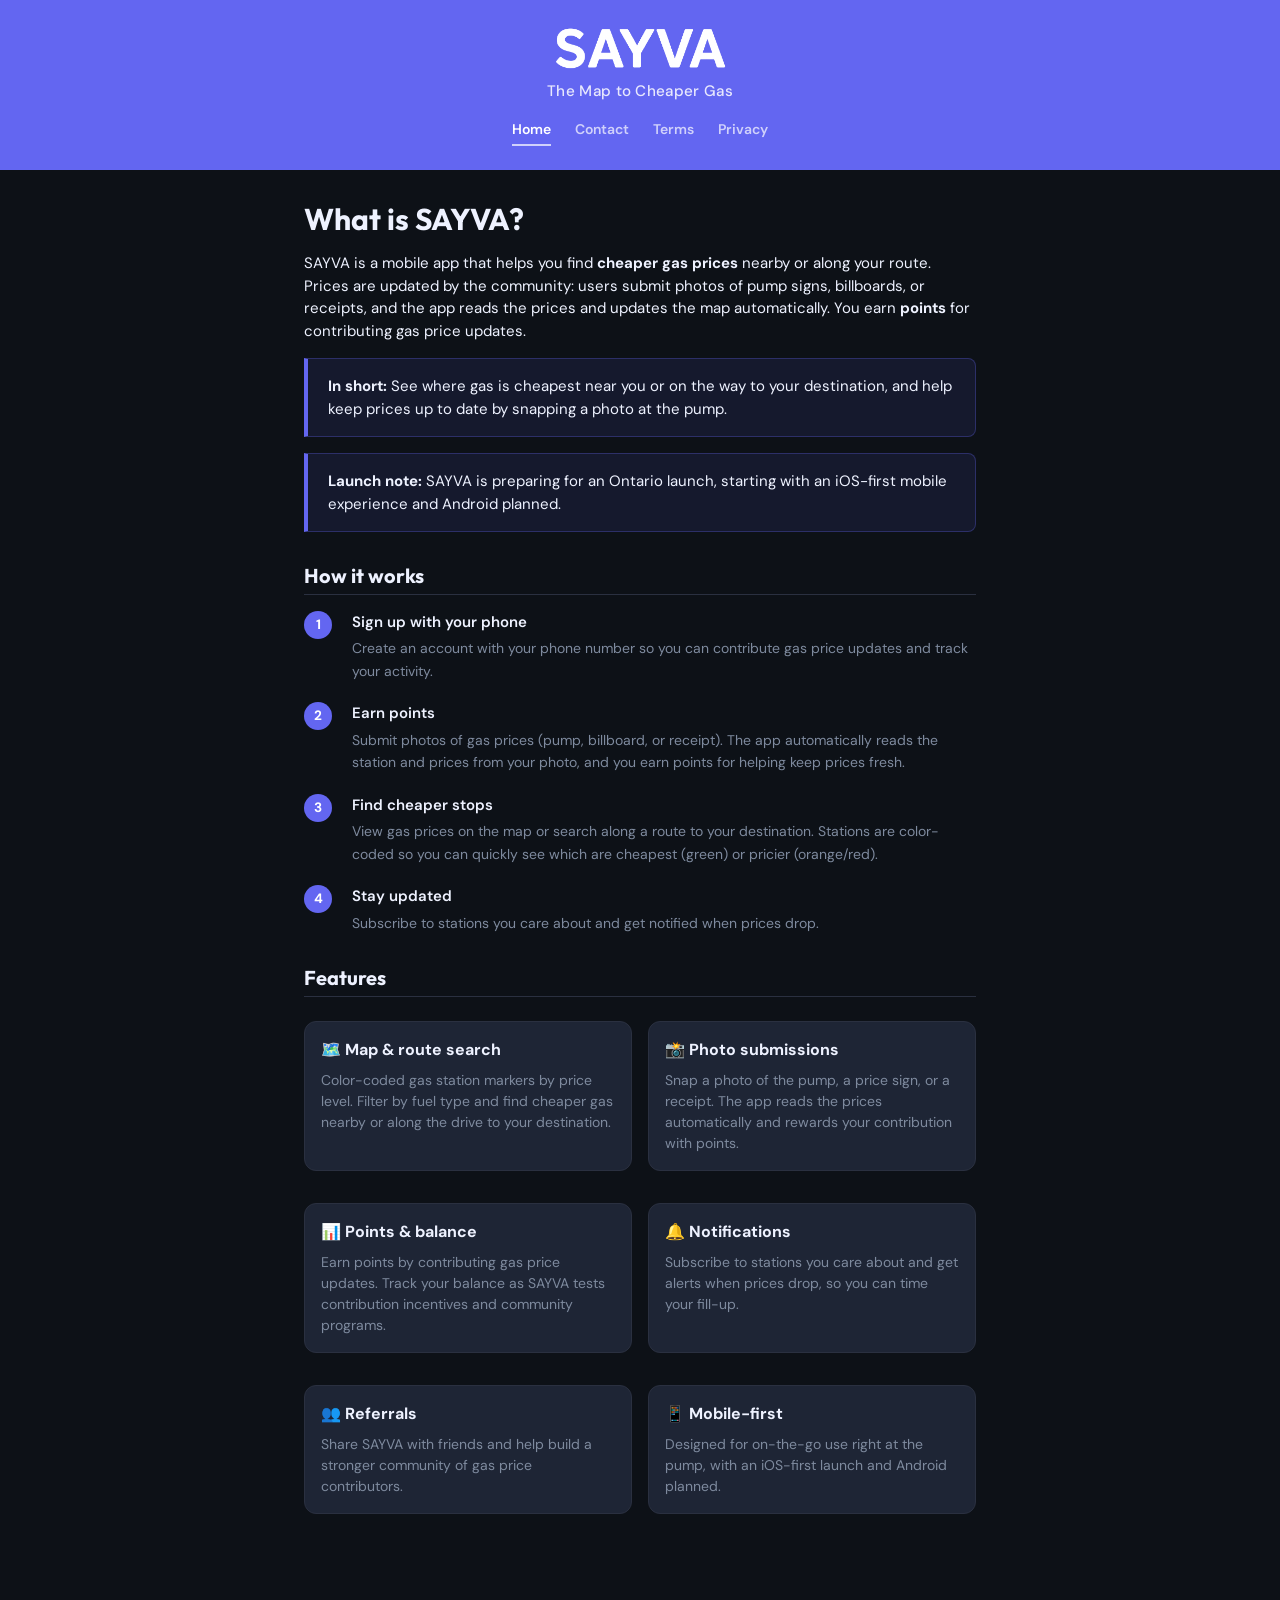
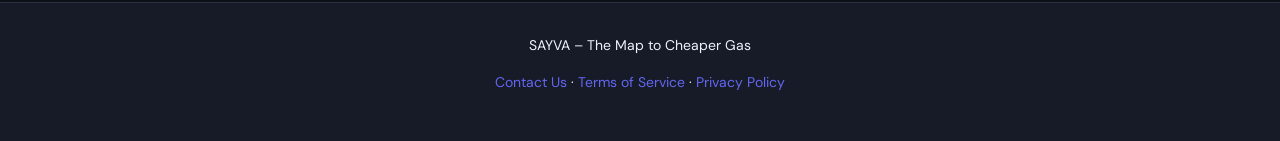
<file: index.html>
<!DOCTYPE html>
<html lang="en">
<head>
  <meta charset="UTF-8">
  <meta name="viewport" content="width=device-width, initial-scale=1">
  <title>SAYVA – The Map to Cheaper Gas</title>
  <meta name="description" content="SAYVA helps drivers find cheaper gas nearby or along a route, powered by crowdsourced price updates and points for photo submissions.">
  <link rel="canonical" href="https://sayvagas.com/">

  <!-- Open Graph -->
  <meta property="og:title" content="SAYVA – The Map to Cheaper Gas">
  <meta property="og:description" content="Find cheaper gas nearby or along your route. Submit photos at the pump, earn points, and help your community keep prices fresh.">
  <meta property="og:image" content="https://sayvagas.com/assets/app_icon.png">
  <meta property="og:image:width" content="1024">
  <meta property="og:image:height" content="1024">
  <meta property="og:type" content="website">
  <meta property="og:url" content="https://sayvagas.com/">
  <meta property="og:site_name" content="SAYVA">

  <!-- Twitter Card -->
  <meta name="twitter:card" content="summary">
  <meta name="twitter:title" content="SAYVA – The Map to Cheaper Gas">
  <meta name="twitter:description" content="Find cheaper gas nearby or along your route. Submit photos at the pump, earn points, and help your community keep prices fresh.">
  <meta name="twitter:image" content="https://sayvagas.com/assets/app_icon.png">

  <link rel="icon" type="image/png" href="assets/app_icon.png">
  <link rel="preconnect" href="https://fonts.googleapis.com">
  <link rel="preconnect" href="https://fonts.gstatic.com" crossorigin>
  <link href="https://fonts.googleapis.com/css2?family=DM+Sans:wght@400;500;600;700&family=Outfit:wght@700&display=swap" rel="stylesheet">
  <link rel="stylesheet" href="styles.css">

  <!-- Structured data: SoftwareApplication -->
  <script type="application/ld+json">
  {
    "@context": "https://schema.org",
    "@type": "SoftwareApplication",
    "name": "SAYVA",
    "description": "SAYVA is a mobile app that helps drivers find cheaper gas nearby or along a route through crowdsourced price updates. Users submit photos of pump signs to update prices and earn points.",
    "applicationCategory": "UtilitiesApplication",
    "operatingSystem": "iOS; Android planned",
    "offers": {
      "@type": "Offer",
      "price": "0",
      "priceCurrency": "USD"
    },
    "url": "https://sayvagas.com/",
    "downloadUrl": "https://sayvagas.com/download.html",
    "screenshot": "https://sayvagas.com/assets/app_icon.png",
    "publisher": {
      "@type": "Organization",
      "name": "SAYVA",
      "url": "https://sayvagas.com/"
    }
  }
  </script>
</head>
<body>
  <header class="site-header">
    <a href="index.html"><img src="assets/logo.png" alt="SAYVA" class="logo" width="200" height="48"></a>
    <p class="tagline">The Map to Cheaper Gas</p>
    <nav class="site-nav">
      <a href="index.html" class="active">Home</a>
      <a href="contact.html">Contact</a>
      <a href="terms.html">Terms</a>
      <a href="privacy.html">Privacy</a>
    </nav>
  </header>

  <main>
    <h1>What is SAYVA?</h1>
    <p>SAYVA is a mobile app that helps you find <strong>cheaper gas prices</strong> nearby or along your route. Prices are updated by the community: users submit photos of pump signs, billboards, or receipts, and the app reads the prices and updates the map automatically. You earn <strong>points</strong> for contributing gas price updates.</p>

    <div class="highlight">
      <p><strong>In short:</strong> See where gas is cheapest near you or on the way to your destination, and help keep prices up to date by snapping a photo at the pump.</p>
    </div>

    <div class="highlight">
      <p><strong>Launch note:</strong> SAYVA is preparing for an Ontario launch, starting with an iOS-first mobile experience and Android planned.</p>
    </div>

    <h2>How it works</h2>
    <ol class="steps">
      <li>
        <strong>Sign up with your phone</strong>
        <span>Create an account with your phone number so you can contribute gas price updates and track your activity.</span>
      </li>
      <li>
        <strong>Earn points</strong>
        <span>Submit photos of gas prices (pump, billboard, or receipt). The app automatically reads the station and prices from your photo, and you earn points for helping keep prices fresh.</span>
      </li>
      <li>
        <strong>Find cheaper stops</strong>
        <span>View gas prices on the map or search along a route to your destination. Stations are color-coded so you can quickly see which are cheapest (green) or pricier (orange/red).</span>
      </li>
      <li>
        <strong>Stay updated</strong>
        <span>Subscribe to stations you care about and get notified when prices drop.</span>
      </li>
    </ol>

    <h2>Features</h2>
    <div class="features">
      <div class="card">
        <h3>🗺️ Map & route search</h3>
        <p>Color-coded gas station markers by price level. Filter by fuel type and find cheaper gas nearby or along the drive to your destination.</p>
      </div>
      <div class="card">
        <h3>📸 Photo submissions</h3>
        <p>Snap a photo of the pump, a price sign, or a receipt. The app reads the prices automatically and rewards your contribution with points.</p>
      </div>
      <div class="card">
        <h3>📊 Points & balance</h3>
        <p>Earn points by contributing gas price updates. Track your balance as SAYVA tests contribution incentives and community programs.</p>
      </div>
      <div class="card">
        <h3>🔔 Notifications</h3>
        <p>Subscribe to stations you care about and get alerts when prices drop, so you can time your fill-up.</p>
      </div>
      <div class="card">
        <h3>👥 Referrals</h3>
        <p>Share SAYVA with friends and help build a stronger community of gas price contributors.</p>
      </div>
      <div class="card">
        <h3>📱 Mobile-first</h3>
        <p>Designed for on-the-go use right at the pump, with an iOS-first launch and Android planned.</p>
      </div>
    </div>

  </main>

  <footer class="site-footer">
    <p>SAYVA – The Map to Cheaper Gas</p>
    <p><a href="contact.html">Contact Us</a> · <a href="terms.html">Terms of Service</a> · <a href="privacy.html">Privacy Policy</a></p>
  </footer>
</body>
</html>
</file>
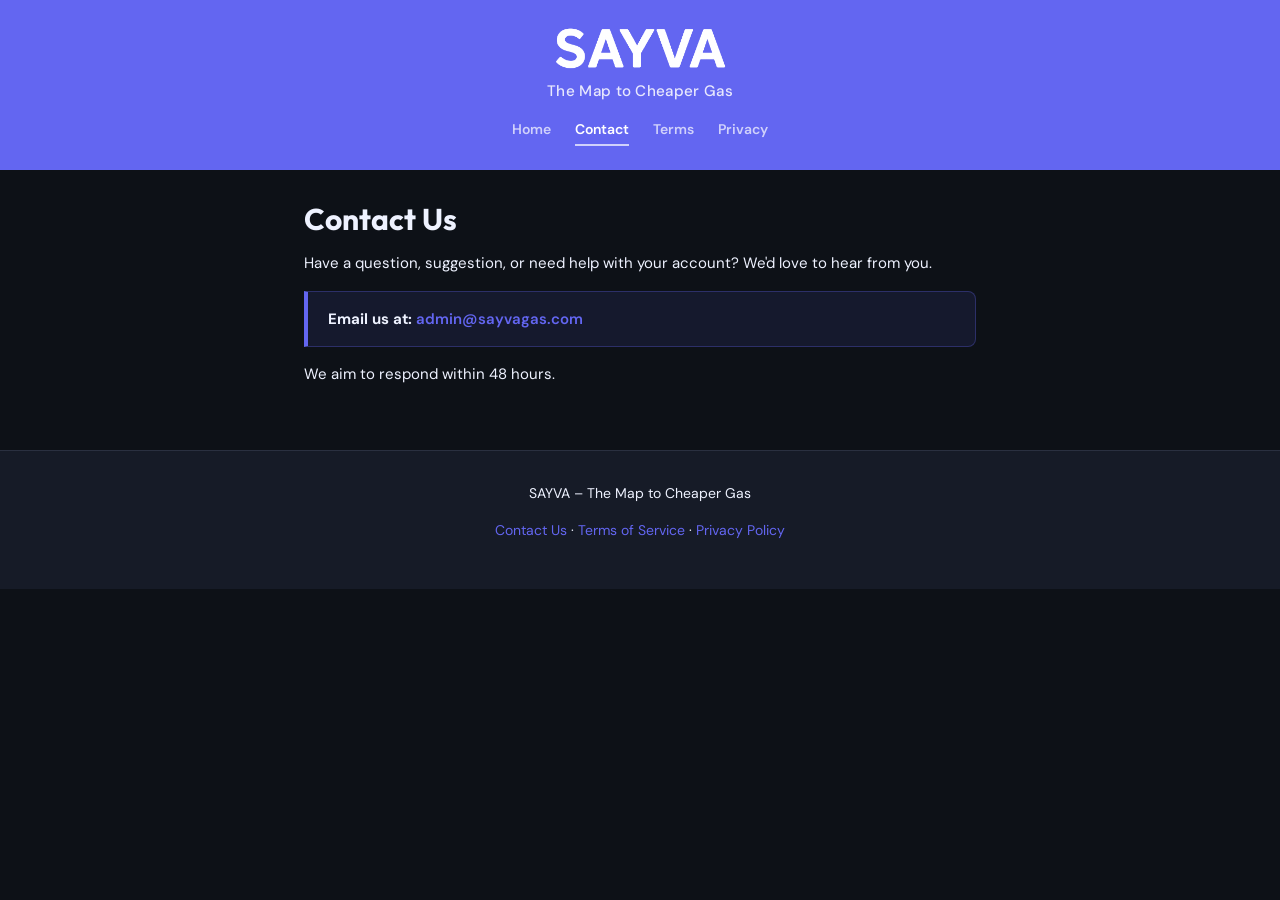
<file: contact.html>
<!DOCTYPE html>
<html lang="en">
<head>
  <meta charset="UTF-8">
  <meta name="viewport" content="width=device-width, initial-scale=1">
  <title>Contact Us – SAYVA</title>
  <meta name="description" content="Contact the SAYVA team with questions, feedback, or account support. We respond within 48 hours.">
  <link rel="canonical" href="https://sayvagas.com/contact.html">
  <link rel="icon" type="image/png" href="assets/app_icon.png">
  <link rel="preconnect" href="https://fonts.googleapis.com">
  <link rel="preconnect" href="https://fonts.gstatic.com" crossorigin>
  <link href="https://fonts.googleapis.com/css2?family=DM+Sans:wght@400;500;600;700&family=Outfit:wght@700&display=swap" rel="stylesheet">
  <link rel="stylesheet" href="styles.css">
</head>
<body>
  <header class="site-header">
    <a href="index.html"><img src="assets/logo.png" alt="SAYVA" class="logo" width="200" height="48"></a>
    <p class="tagline">The Map to Cheaper Gas</p>
    <nav class="site-nav">
      <a href="index.html">Home</a>
      <a href="contact.html" class="active">Contact</a>
      <a href="terms.html">Terms</a>
      <a href="privacy.html">Privacy</a>
    </nav>
  </header>

  <main>
    <h1>Contact Us</h1>
    <p>Have a question, suggestion, or need help with your account? We'd love to hear from you.</p>

    <div class="highlight">
      <p><strong>Email us at:</strong> <a href="mailto:admin@sayvagas.com">admin@sayvagas.com</a></p>
    </div>

    <p>We aim to respond within 48 hours.</p>
  </main>

  <footer class="site-footer">
    <p>SAYVA – The Map to Cheaper Gas</p>
    <p><a href="contact.html">Contact Us</a> · <a href="terms.html">Terms of Service</a> · <a href="privacy.html">Privacy Policy</a></p>
  </footer>
</body>
</html>
</file>
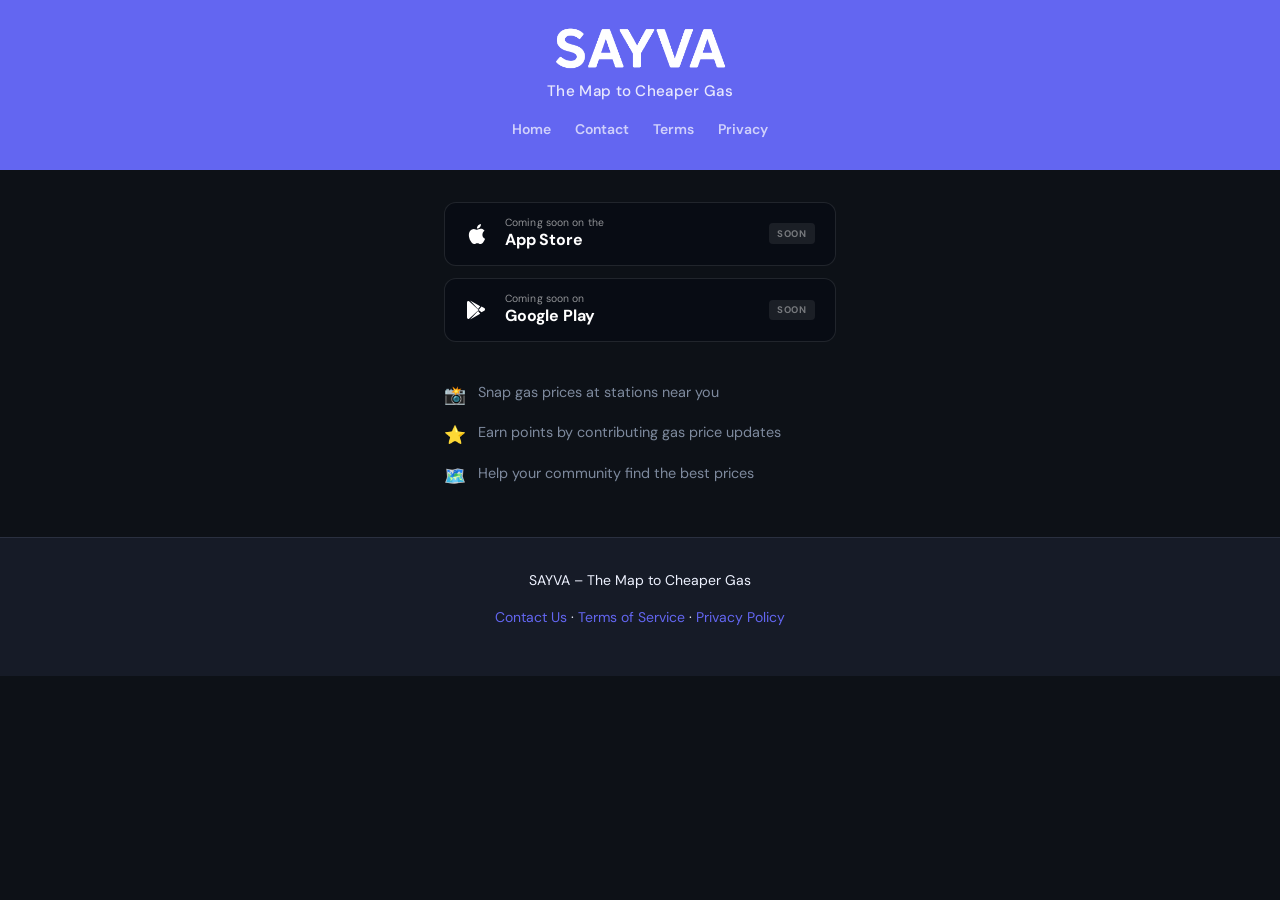
<file: download.html>
<!DOCTYPE html>
<html lang="en">
<head>
  <meta charset="UTF-8">
  <meta name="viewport" content="width=device-width, initial-scale=1">
  <title>SAYVA – Coming Soon</title>
  <meta name="description" content="SAYVA is preparing for launch. Snap gas prices at stations near you, earn points, and help your community find cheaper gas.">
  <link rel="canonical" href="https://sayvagas.com/download.html">

  <!-- Open Graph — optimised for peer-to-peer sharing via referral links -->
  <meta property="og:title" content="Join me on SAYVA">
  <meta property="og:description" content="Join SAYVA and help your community keep gas prices fresh.">
  <meta property="og:image" content="https://sayvagas.com/assets/app_icon.png">
  <meta property="og:image:width" content="1024">
  <meta property="og:image:height" content="1024">
  <meta property="og:type" content="website">
  <meta property="og:url" content="https://sayvagas.com/download">

  <!-- Twitter / iMessage card -->
  <meta name="twitter:card" content="summary">
  <meta name="twitter:title" content="Join me on SAYVA">
  <meta name="twitter:description" content="Join SAYVA and help your community keep gas prices fresh.">
  <meta name="twitter:image" content="https://sayvagas.com/assets/app_icon.png">

  <link rel="icon" type="image/png" href="assets/app_icon.png">
  <link rel="preconnect" href="https://fonts.googleapis.com">
  <link rel="preconnect" href="https://fonts.gstatic.com" crossorigin>
  <link href="https://fonts.googleapis.com/css2?family=DM+Sans:wght@400;500;600;700&family=Outfit:wght@700&display=swap" rel="stylesheet">
  <link rel="stylesheet" href="styles.css">
</head>
<body>
  <header class="site-header">
    <a href="index.html"><img src="assets/logo.png" alt="SAYVA" class="logo" width="200" height="48"></a>
    <p class="tagline">The Map to Cheaper Gas</p>
    <nav class="site-nav">
      <a href="index.html">Home</a>
      <a href="contact.html">Contact</a>
      <a href="terms.html">Terms</a>
      <a href="privacy.html">Privacy</a>
    </nav>
  </header>

  <main class="dl-main">

    <!--
      Referral card — hidden by default.
      JS shows it and populates the code when a valid ?ref= param is present.
      Download links and code text are rendered server-side-safe; only the
      copy button and visibility toggle depend on JS.
    -->
    <section class="dl-referral" id="dl-referral" hidden aria-live="polite">
      <p class="dl-referral__eyebrow">You were invited to SAYVA</p>
      <p class="dl-referral__label">Your invite code</p>
      <div class="dl-referral__code-row">
        <span class="dl-referral__code" id="dl-code" aria-label="Referral code"></span>
        <button class="dl-copy-btn" id="dl-copy-btn" type="button" aria-label="Copy referral code">
          <svg width="13" height="13" viewBox="0 0 24 24" fill="none" stroke="currentColor" stroke-width="2.5" stroke-linecap="round" stroke-linejoin="round" aria-hidden="true">
            <rect x="9" y="9" width="13" height="13" rx="2"/>
            <path d="M5 15H4a2 2 0 0 1-2-2V4a2 2 0 0 1 2-2h9a2 2 0 0 1 2 2v1"/>
          </svg>
          <span id="dl-copy-label">Copy</span>
        </button>
      </div>
      <p class="dl-referral__instruction">
        Download SAYVA from the button below and this code fills itself in when you set up your profile.
        If it doesn't, enter it under <strong>Have a code?</strong>
      </p>
    </section>

    <!-- Store download buttons -->
    <div class="dl-stores">
      <!--
        Store buttons are anchors without an href (inert) until STORE_CONFIG
        in the script below names a live listing; the script then turns them
        into links and drops the "coming soon" state.
      -->
      <a
        class="dl-store-btn dl-store-btn--ios dl-store-btn--soon"
        id="dl-btn-ios"
        role="img"
        aria-label="App Store — coming soon"
      >
        <svg class="dl-store-btn__logo" viewBox="0 0 24 24" fill="currentColor" aria-hidden="true">
          <path d="M18.71 19.5c-.83 1.24-1.71 2.45-3.05 2.47-1.34.03-1.77-.79-3.29-.79-1.53 0-2 .77-3.27.82-1.31.05-2.3-1.32-3.14-2.53C4.25 17 2.94 12.45 4.7 9.39c.87-1.52 2.43-2.48 4.12-2.51 1.28-.02 2.5.87 3.29.87.78 0 2.26-1.07 3.8-.91.65.03 2.47.26 3.64 1.98-.09.06-2.17 1.28-2.15 3.81.03 3.02 2.65 4.03 2.68 4.04-.03.07-.42 1.44-1.38 2.83M13 3.5c.73-.83 1.94-1.46 2.94-1.5.13 1.17-.34 2.35-1.04 3.19-.69.85-1.83 1.51-2.95 1.42-.15-1.15.41-2.35 1.05-3.11z"/>
        </svg>
        <span class="dl-store-btn__text">
          <span class="dl-store-btn__sub">Coming soon on the</span>
          <span class="dl-store-btn__main">App Store</span>
        </span>
        <span class="dl-soon-badge" aria-hidden="true">Soon</span>
      </a>

      <a
        class="dl-store-btn dl-store-btn--android dl-store-btn--soon"
        id="dl-btn-android"
        role="img"
        aria-label="Google Play — coming soon"
      >
        <svg class="dl-store-btn__logo" viewBox="0 0 24 24" fill="currentColor" aria-hidden="true">
          <path d="M4.07 3.28 13.64 12 4.07 20.72A1.5 1.5 0 0 1 2 19.5v-15a1.5 1.5 0 0 1 2.07-1.22zM16.5 8.5l2.76 1.57a1.5 1.5 0 0 1 0 2.62L16.5 14.3 13.6 12l2.9-3.5zM5.08 21.45 13.05 13l2.2 2.63-10.17 5.82zM5.08 2.55l10.17 5.82L13.05 11 5.08 2.55z"/>
        </svg>
        <span class="dl-store-btn__text">
          <span class="dl-store-btn__sub">Coming soon on</span>
          <span class="dl-store-btn__main">Google Play</span>
        </span>
        <span class="dl-soon-badge" aria-hidden="true">Soon</span>
      </a>
    </div>

    <!-- Value proposition -->
    <ul class="dl-value-list">
      <li>
        <span class="dl-value-list__icon" aria-hidden="true">📸</span>
        <span>Snap gas prices at stations near you</span>
      </li>
      <li>
        <span class="dl-value-list__icon" aria-hidden="true">⭐</span>
        <span>Earn points by contributing gas price updates</span>
      </li>
      <li>
        <span class="dl-value-list__icon" aria-hidden="true">🗺️</span>
        <span>Help your community find the best prices</span>
      </li>
    </ul>

  </main>

  <footer class="site-footer">
    <p>SAYVA – The Map to Cheaper Gas</p>
    <p><a href="contact.html">Contact Us</a> · <a href="terms.html">Terms of Service</a> · <a href="privacy.html">Privacy Policy</a></p>
  </footer>

  <script>
    (function () {
      'use strict';

      // ── Store config ─────────────────────────────────────────────────────
      // Fill these in when the listings go live. A store whose link can't be
      // built stays in its "coming soon" state.
      var STORE_CONFIG = {
        APP_STORE_ID: null,          // e.g. '6470000000' (App Store Connect → App Information → Apple ID)
        APPLE_PROVIDER_TOKEN: null,  // App Store Connect → Analytics → campaign link "pt" value
        TESTFLIGHT_URL: null,        // e.g. 'https://testflight.apple.com/join/XXXXXXXX'; used when no App Store ID
        PLAY_PACKAGE: 'com.saysay.sayva',
        PLAY_LIVE: false             // true once the Play listing (or open testing) is public
      };

      // ── Invite / download code ───────────────────────────────────────────
      // ?ref= carries a friend's referral code or a channel "download code"
      // (e.g. DRIVER). The app decides which; here it is just passed along.
      // Alphanumeric, 3–20 chars, displayed uppercase (matches the backend).
      var params = new URLSearchParams(window.location.search);
      var raw = (params.get('ref') || '').toUpperCase().replace(/[^A-Z0-9]/g, '');
      var code = raw.length >= 3 && raw.length <= 20 ? raw : null;

      if (code) {
        var section = document.getElementById('dl-referral');
        var codeEl  = document.getElementById('dl-code');

        codeEl.textContent = code;
        section.hidden = false;

        // Update page title for the invited-user context
        document.title = "You\u2019re invited to join SAYVA";

        // Copy button — clipboard API with execCommand fallback
        var copyBtn   = document.getElementById('dl-copy-btn');
        var copyLabel = document.getElementById('dl-copy-label');

        copyBtn.addEventListener('click', function () {
          var finish = function () {
            copyLabel.textContent = 'Copied!';
            copyBtn.classList.add('dl-copy-btn--success');
            setTimeout(function () {
              copyLabel.textContent = 'Copy';
              copyBtn.classList.remove('dl-copy-btn--success');
            }, 2000);
          };

          if (navigator.clipboard && navigator.clipboard.writeText) {
            navigator.clipboard.writeText(code).then(finish).catch(function () {
              execCopy(code);
              finish();
            });
          } else {
            execCopy(code);
            finish();
          }
        });
      }

      function execCopy(text) {
        var ta = document.createElement('textarea');
        ta.value = text;
        ta.style.cssText = 'position:fixed;top:0;left:0;opacity:0;pointer-events:none';
        document.body.appendChild(ta);
        ta.focus();
        ta.select();
        try { document.execCommand('copy'); } catch (e) {}
        document.body.removeChild(ta);
      }

      // ── Store links ──────────────────────────────────────────────────────
      // Android: the code rides the Play install referrer, which the app
      // reads on first launch. iOS has no equivalent, so the tap also copies
      // an invite link; the app looks for it on the clipboard during setup.
      // `ct` lets App Store Connect count installs per code.
      function iosUrl() {
        if (STORE_CONFIG.APP_STORE_ID) {
          var url = 'https://apps.apple.com/app/id' + STORE_CONFIG.APP_STORE_ID;
          var q = [];
          if (STORE_CONFIG.APPLE_PROVIDER_TOKEN) q.push('pt=' + encodeURIComponent(STORE_CONFIG.APPLE_PROVIDER_TOKEN));
          if (code) q.push('ct=' + encodeURIComponent(code));
          return q.length ? url + '?' + q.join('&') : url;
        }
        return STORE_CONFIG.TESTFLIGHT_URL;
      }

      function androidUrl() {
        if (!STORE_CONFIG.PLAY_LIVE) return null;
        var url = 'https://play.google.com/store/apps/details?id=' + STORE_CONFIG.PLAY_PACKAGE;
        if (!code) return url;
        var referrer = 'ref=' + code + '&utm_source=' + code + '&utm_medium=referral';
        return url + '&referrer=' + encodeURIComponent(referrer);
      }

      function activate(btn, href, sub, label) {
        if (!href) return;
        btn.href = href;
        btn.removeAttribute('role');
        btn.setAttribute('aria-label', label);
        btn.classList.remove('dl-store-btn--soon');
        var badge = btn.querySelector('.dl-soon-badge');
        if (badge) badge.remove();
        btn.querySelector('.dl-store-btn__sub').textContent = sub;
      }

      var iosBtn = document.getElementById('dl-btn-ios');
      var androidBtn = document.getElementById('dl-btn-android');
      activate(iosBtn, iosUrl(), 'Download on the', 'Download on the App Store');
      activate(androidBtn, androidUrl(), 'Get it on', 'Get it on Google Play');

      if (code && iosBtn.href) {
        // Must run inside the tap (user gesture) or Safari refuses the write.
        // The navigation proceeds whether or not the copy succeeds.
        iosBtn.addEventListener('click', function () {
          var link = 'https://sayvagas.com/download?ref=' + code;
          if (navigator.clipboard && navigator.clipboard.writeText) {
            navigator.clipboard.writeText(link).catch(function () { execCopy(link); });
          } else {
            execCopy(link);
          }
        });
      }

      // ── Device detection ─────────────────────────────────────────────────
      // Highlight the relevant store button; dim the other.
      // No-op on desktop or unknown — both buttons shown equally.
      var ua        = navigator.userAgent;
      var isIOS     = /iPhone|iPad|iPod/i.test(ua);
      var isAndroid = /Android/i.test(ua);

      if (isIOS) {
        iosBtn.classList.add('dl-store-btn--featured');
        androidBtn.classList.add('dl-store-btn--dimmed');
      } else if (isAndroid) {
        androidBtn.classList.add('dl-store-btn--featured');
        iosBtn.classList.add('dl-store-btn--dimmed');
      }
    }());
  </script>
</body>
</html>
</file>
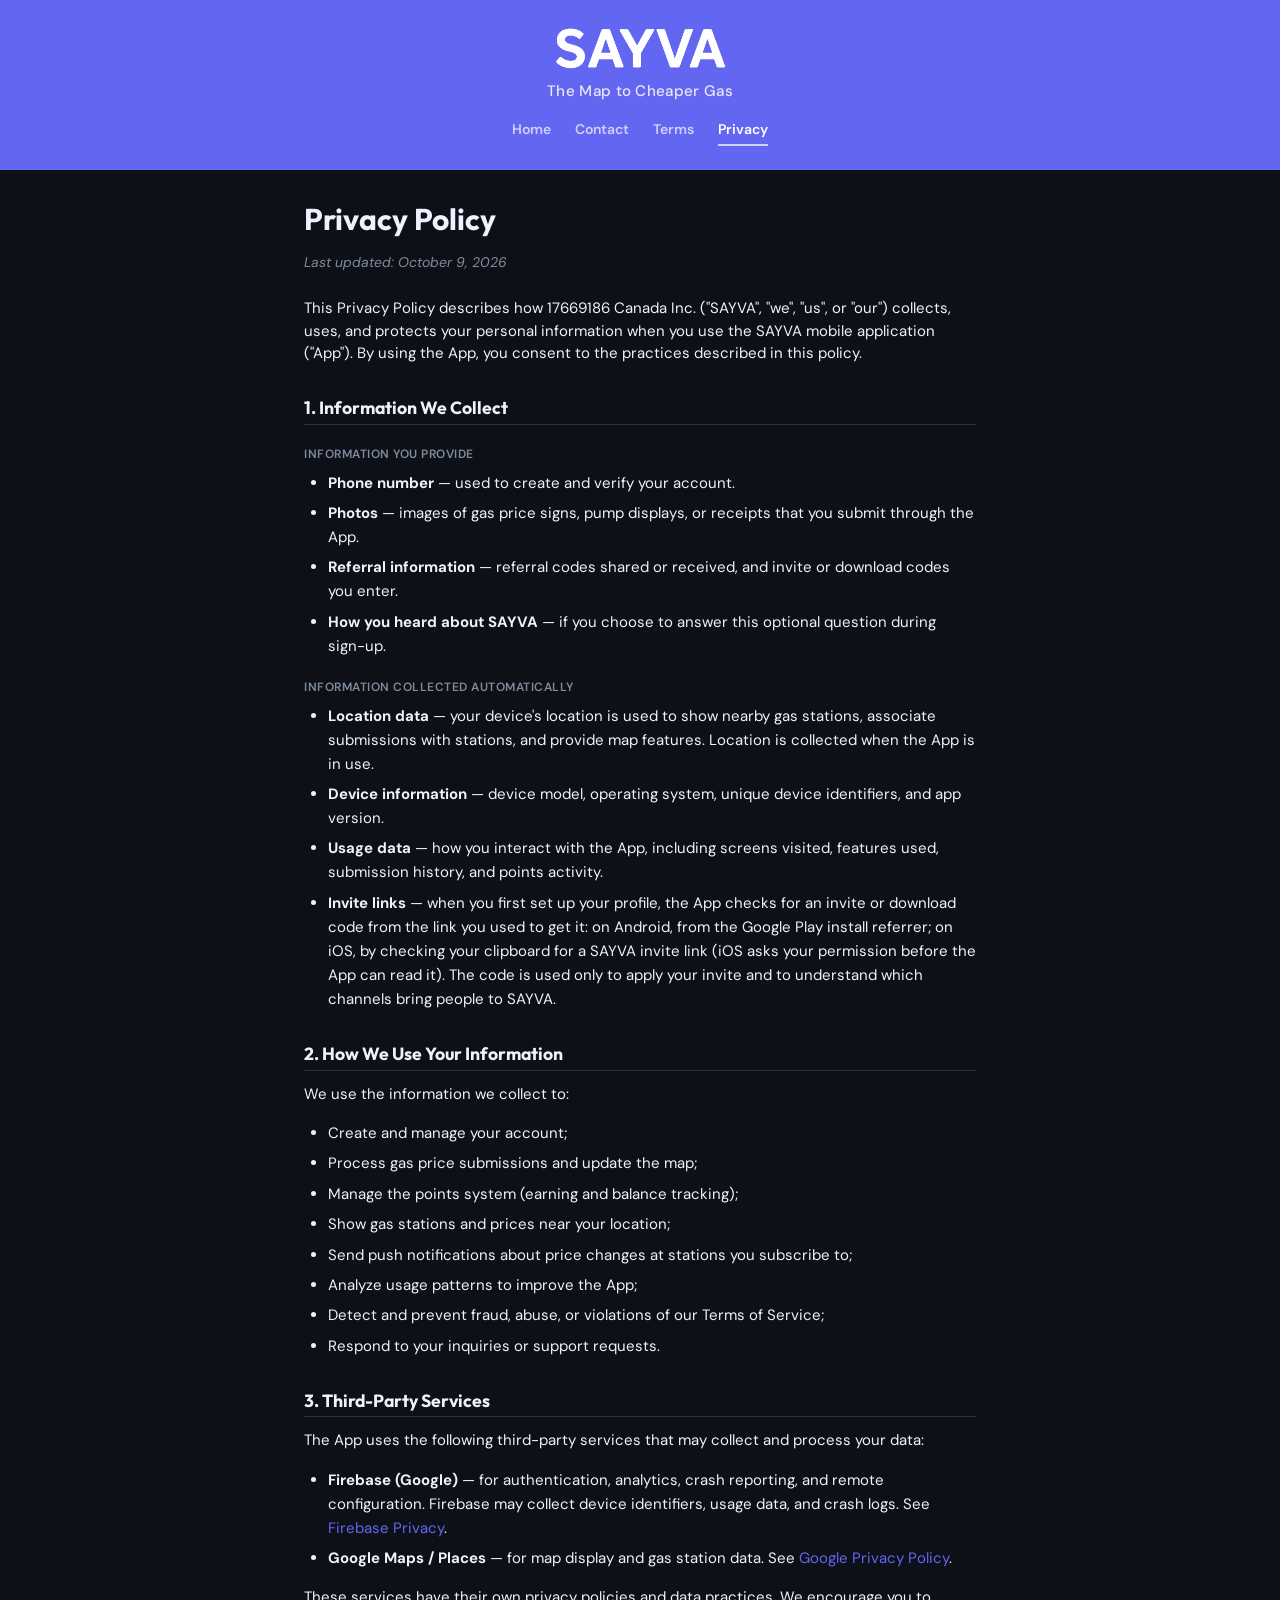
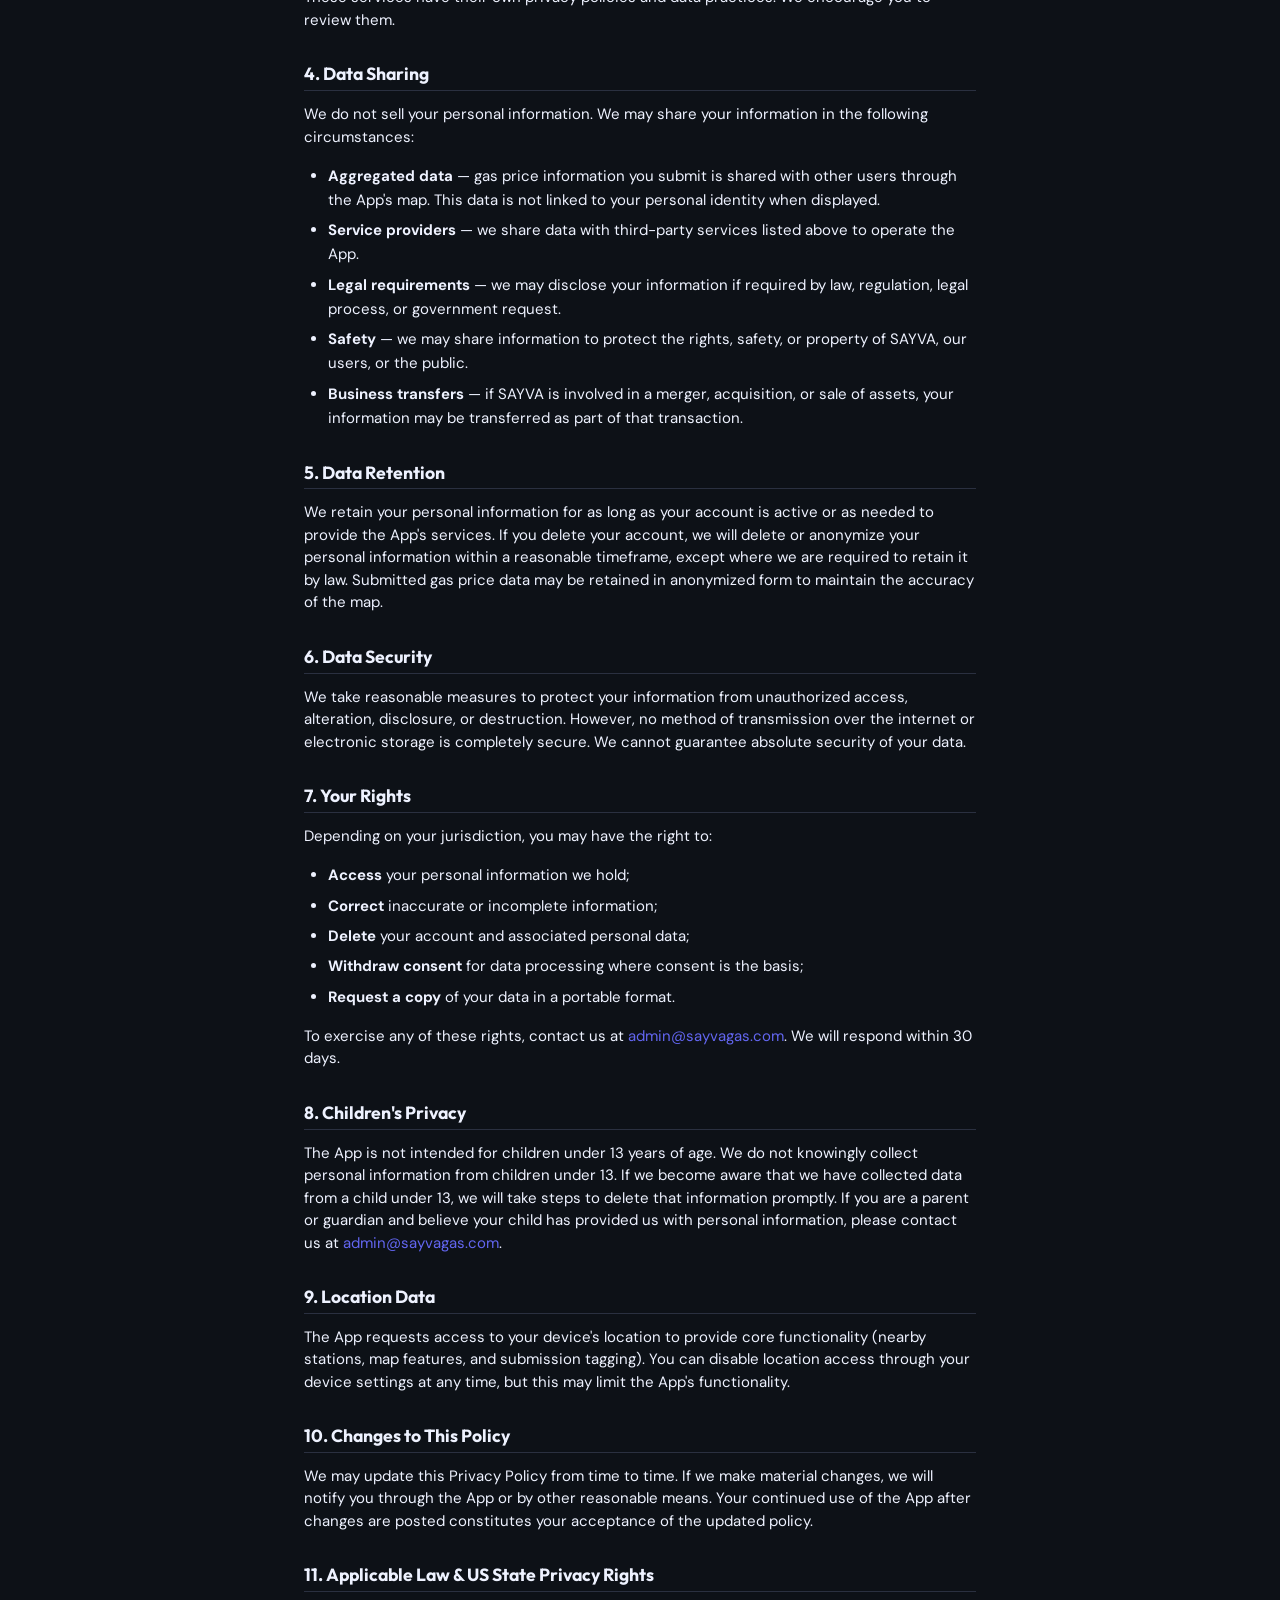
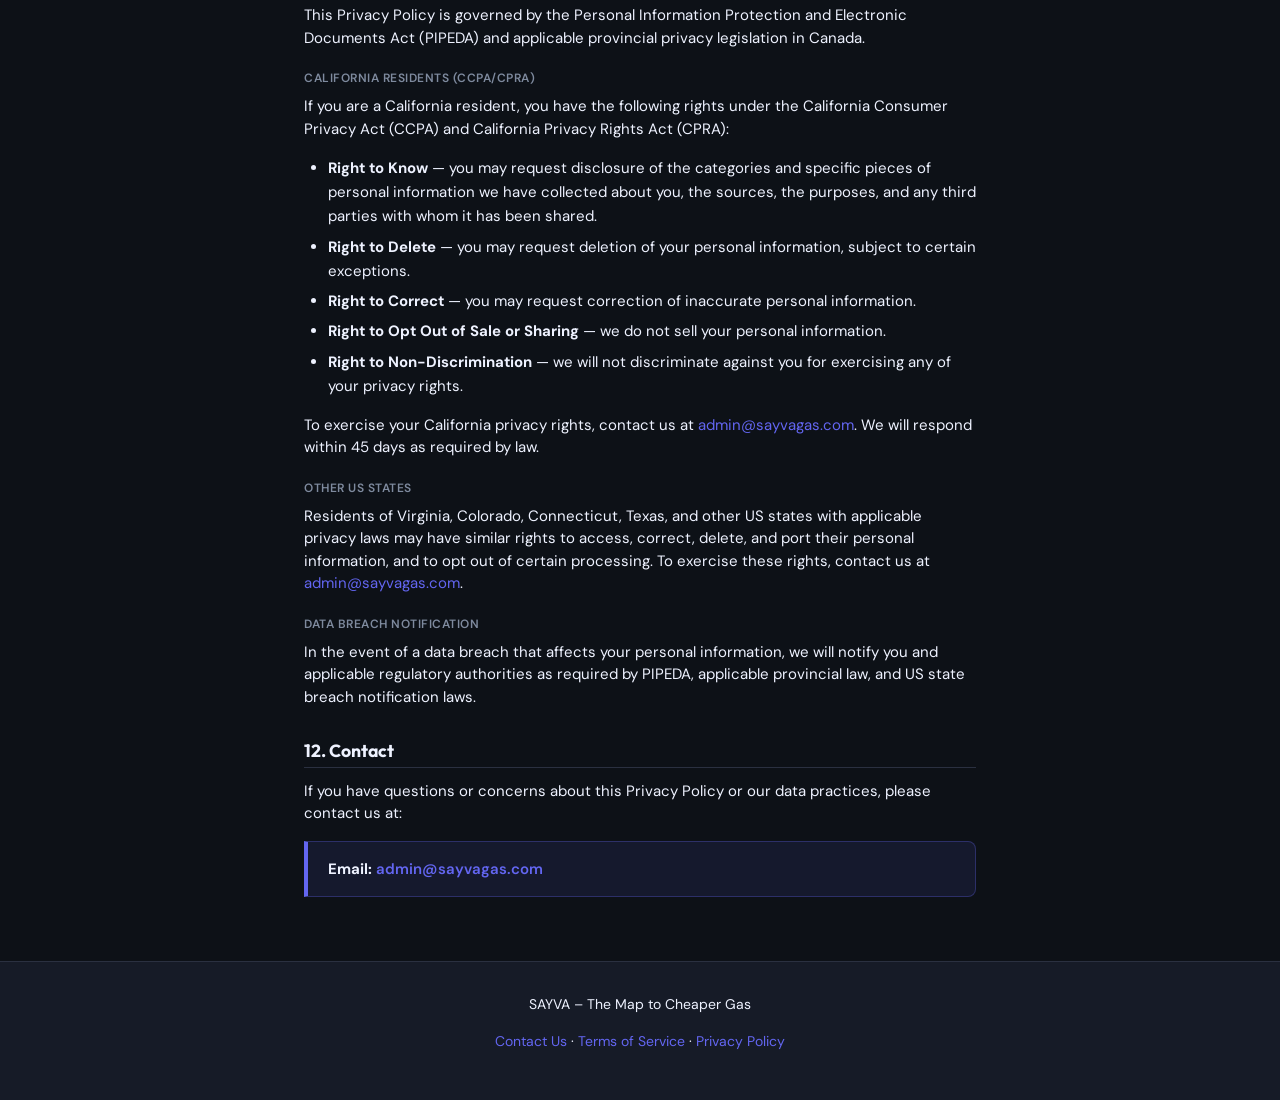
<file: privacy.html>
<!DOCTYPE html>
<html lang="en">
<head>
  <meta charset="UTF-8">
  <meta name="viewport" content="width=device-width, initial-scale=1">
  <title>Privacy Policy – SAYVA</title>
  <meta name="description" content="Privacy Policy for the SAYVA mobile application.">
  <link rel="canonical" href="https://sayvagas.com/privacy.html">
  <link rel="icon" type="image/png" href="assets/app_icon.png">
  <link rel="preconnect" href="https://fonts.googleapis.com">
  <link rel="preconnect" href="https://fonts.gstatic.com" crossorigin>
  <link href="https://fonts.googleapis.com/css2?family=DM+Sans:wght@400;500;600;700&family=Outfit:wght@700&display=swap" rel="stylesheet">
  <link rel="stylesheet" href="styles.css">
</head>
<body>
  <header class="site-header">
    <a href="index.html"><img src="assets/logo.png" alt="SAYVA" class="logo" width="200" height="48"></a>
    <p class="tagline">The Map to Cheaper Gas</p>
    <nav class="site-nav">
      <a href="index.html">Home</a>
      <a href="contact.html">Contact</a>
      <a href="terms.html">Terms</a>
      <a href="privacy.html" class="active">Privacy</a>
    </nav>
  </header>

  <main class="legal">
    <h1>Privacy Policy</h1>
    <p class="last-updated">Last updated: October 9, 2026</p>

    <p>This Privacy Policy describes how 17669186 Canada Inc. ("SAYVA", "we", "us", or "our") collects, uses, and protects your personal information when you use the SAYVA mobile application ("App"). By using the App, you consent to the practices described in this policy.</p>

    <h2>1. Information We Collect</h2>

    <h3>Information you provide</h3>
    <ul>
      <li><strong>Phone number</strong> — used to create and verify your account.</li>
      <li><strong>Photos</strong> — images of gas price signs, pump displays, or receipts that you submit through the App.</li>
      <li><strong>Referral information</strong> — referral codes shared or received, and invite or download codes you enter.</li>
      <li><strong>How you heard about SAYVA</strong> — if you choose to answer this optional question during sign-up.</li>
    </ul>

    <h3>Information collected automatically</h3>
    <ul>
      <li><strong>Location data</strong> — your device's location is used to show nearby gas stations, associate submissions with stations, and provide map features. Location is collected when the App is in use.</li>
      <li><strong>Device information</strong> — device model, operating system, unique device identifiers, and app version.</li>
      <li><strong>Usage data</strong> — how you interact with the App, including screens visited, features used, submission history, and points activity.</li>
      <li><strong>Invite links</strong> — when you first set up your profile, the App checks for an invite or download code from the link you used to get it: on Android, from the Google Play install referrer; on iOS, by checking your clipboard for a SAYVA invite link (iOS asks your permission before the App can read it). The code is used only to apply your invite and to understand which channels bring people to SAYVA.</li>
    </ul>

    <h2>2. How We Use Your Information</h2>
    <p>We use the information we collect to:</p>
    <ul>
      <li>Create and manage your account;</li>
      <li>Process gas price submissions and update the map;</li>
      <li>Manage the points system (earning and balance tracking);</li>
      <li>Show gas stations and prices near your location;</li>
      <li>Send push notifications about price changes at stations you subscribe to;</li>
      <li>Analyze usage patterns to improve the App;</li>
      <li>Detect and prevent fraud, abuse, or violations of our Terms of Service;</li>
      <li>Respond to your inquiries or support requests.</li>
    </ul>

    <h2>3. Third-Party Services</h2>
    <p>The App uses the following third-party services that may collect and process your data:</p>
    <ul>
      <li><strong>Firebase (Google)</strong> — for authentication, analytics, crash reporting, and remote configuration. Firebase may collect device identifiers, usage data, and crash logs. See <a href="https://firebase.google.com/support/privacy" target="_blank" rel="noopener">Firebase Privacy</a>.</li>
      <li><strong>Google Maps / Places</strong> — for map display and gas station data. See <a href="https://policies.google.com/privacy" target="_blank" rel="noopener">Google Privacy Policy</a>.</li>
    </ul>
    <p>These services have their own privacy policies and data practices. We encourage you to review them.</p>

    <h2>4. Data Sharing</h2>
    <p>We do not sell your personal information. We may share your information in the following circumstances:</p>
    <ul>
      <li><strong>Aggregated data</strong> — gas price information you submit is shared with other users through the App's map. This data is not linked to your personal identity when displayed.</li>
      <li><strong>Service providers</strong> — we share data with third-party services listed above to operate the App.</li>
      <li><strong>Legal requirements</strong> — we may disclose your information if required by law, regulation, legal process, or government request.</li>
      <li><strong>Safety</strong> — we may share information to protect the rights, safety, or property of SAYVA, our users, or the public.</li>
      <li><strong>Business transfers</strong> — if SAYVA is involved in a merger, acquisition, or sale of assets, your information may be transferred as part of that transaction.</li>
    </ul>

    <h2>5. Data Retention</h2>
    <p>We retain your personal information for as long as your account is active or as needed to provide the App's services. If you delete your account, we will delete or anonymize your personal information within a reasonable timeframe, except where we are required to retain it by law. Submitted gas price data may be retained in anonymized form to maintain the accuracy of the map.</p>

    <h2>6. Data Security</h2>
    <p>We take reasonable measures to protect your information from unauthorized access, alteration, disclosure, or destruction. However, no method of transmission over the internet or electronic storage is completely secure. We cannot guarantee absolute security of your data.</p>

    <h2>7. Your Rights</h2>
    <p>Depending on your jurisdiction, you may have the right to:</p>
    <ul>
      <li><strong>Access</strong> your personal information we hold;</li>
      <li><strong>Correct</strong> inaccurate or incomplete information;</li>
      <li><strong>Delete</strong> your account and associated personal data;</li>
      <li><strong>Withdraw consent</strong> for data processing where consent is the basis;</li>
      <li><strong>Request a copy</strong> of your data in a portable format.</li>
    </ul>
    <p>To exercise any of these rights, contact us at <a href="mailto:admin@sayvagas.com">admin@sayvagas.com</a>. We will respond within 30 days.</p>

    <h2>8. Children's Privacy</h2>
    <p>The App is not intended for children under 13 years of age. We do not knowingly collect personal information from children under 13. If we become aware that we have collected data from a child under 13, we will take steps to delete that information promptly. If you are a parent or guardian and believe your child has provided us with personal information, please contact us at <a href="mailto:admin@sayvagas.com">admin@sayvagas.com</a>.</p>

    <h2>9. Location Data</h2>
    <p>The App requests access to your device's location to provide core functionality (nearby stations, map features, and submission tagging). You can disable location access through your device settings at any time, but this may limit the App's functionality.</p>

    <h2>10. Changes to This Policy</h2>
    <p>We may update this Privacy Policy from time to time. If we make material changes, we will notify you through the App or by other reasonable means. Your continued use of the App after changes are posted constitutes your acceptance of the updated policy.</p>

    <h2>11. Applicable Law &amp; US State Privacy Rights</h2>
    <p>This Privacy Policy is governed by the Personal Information Protection and Electronic Documents Act (PIPEDA) and applicable provincial privacy legislation in Canada.</p>

    <h3>California Residents (CCPA/CPRA)</h3>
    <p>If you are a California resident, you have the following rights under the California Consumer Privacy Act (CCPA) and California Privacy Rights Act (CPRA):</p>
    <ul>
      <li><strong>Right to Know</strong> — you may request disclosure of the categories and specific pieces of personal information we have collected about you, the sources, the purposes, and any third parties with whom it has been shared.</li>
      <li><strong>Right to Delete</strong> — you may request deletion of your personal information, subject to certain exceptions.</li>
      <li><strong>Right to Correct</strong> — you may request correction of inaccurate personal information.</li>
      <li><strong>Right to Opt Out of Sale or Sharing</strong> — we do not sell your personal information.</li>
      <li><strong>Right to Non-Discrimination</strong> — we will not discriminate against you for exercising any of your privacy rights.</li>
    </ul>
    <p>To exercise your California privacy rights, contact us at <a href="mailto:admin@sayvagas.com">admin@sayvagas.com</a>. We will respond within 45 days as required by law.</p>

    <h3>Other US States</h3>
    <p>Residents of Virginia, Colorado, Connecticut, Texas, and other US states with applicable privacy laws may have similar rights to access, correct, delete, and port their personal information, and to opt out of certain processing. To exercise these rights, contact us at <a href="mailto:admin@sayvagas.com">admin@sayvagas.com</a>.</p>

    <h3>Data Breach Notification</h3>
    <p>In the event of a data breach that affects your personal information, we will notify you and applicable regulatory authorities as required by PIPEDA, applicable provincial law, and US state breach notification laws.</p>

    <h2>12. Contact</h2>
    <p>If you have questions or concerns about this Privacy Policy or our data practices, please contact us at:</p>
    <div class="highlight">
      <p><strong>Email:</strong> <a href="mailto:admin@sayvagas.com">admin@sayvagas.com</a></p>
    </div>
  </main>

  <footer class="site-footer">
    <p>SAYVA – The Map to Cheaper Gas</p>
    <p><a href="contact.html">Contact Us</a> · <a href="terms.html">Terms of Service</a> · <a href="privacy.html">Privacy Policy</a></p>
  </footer>
</body>
</html>
</file>
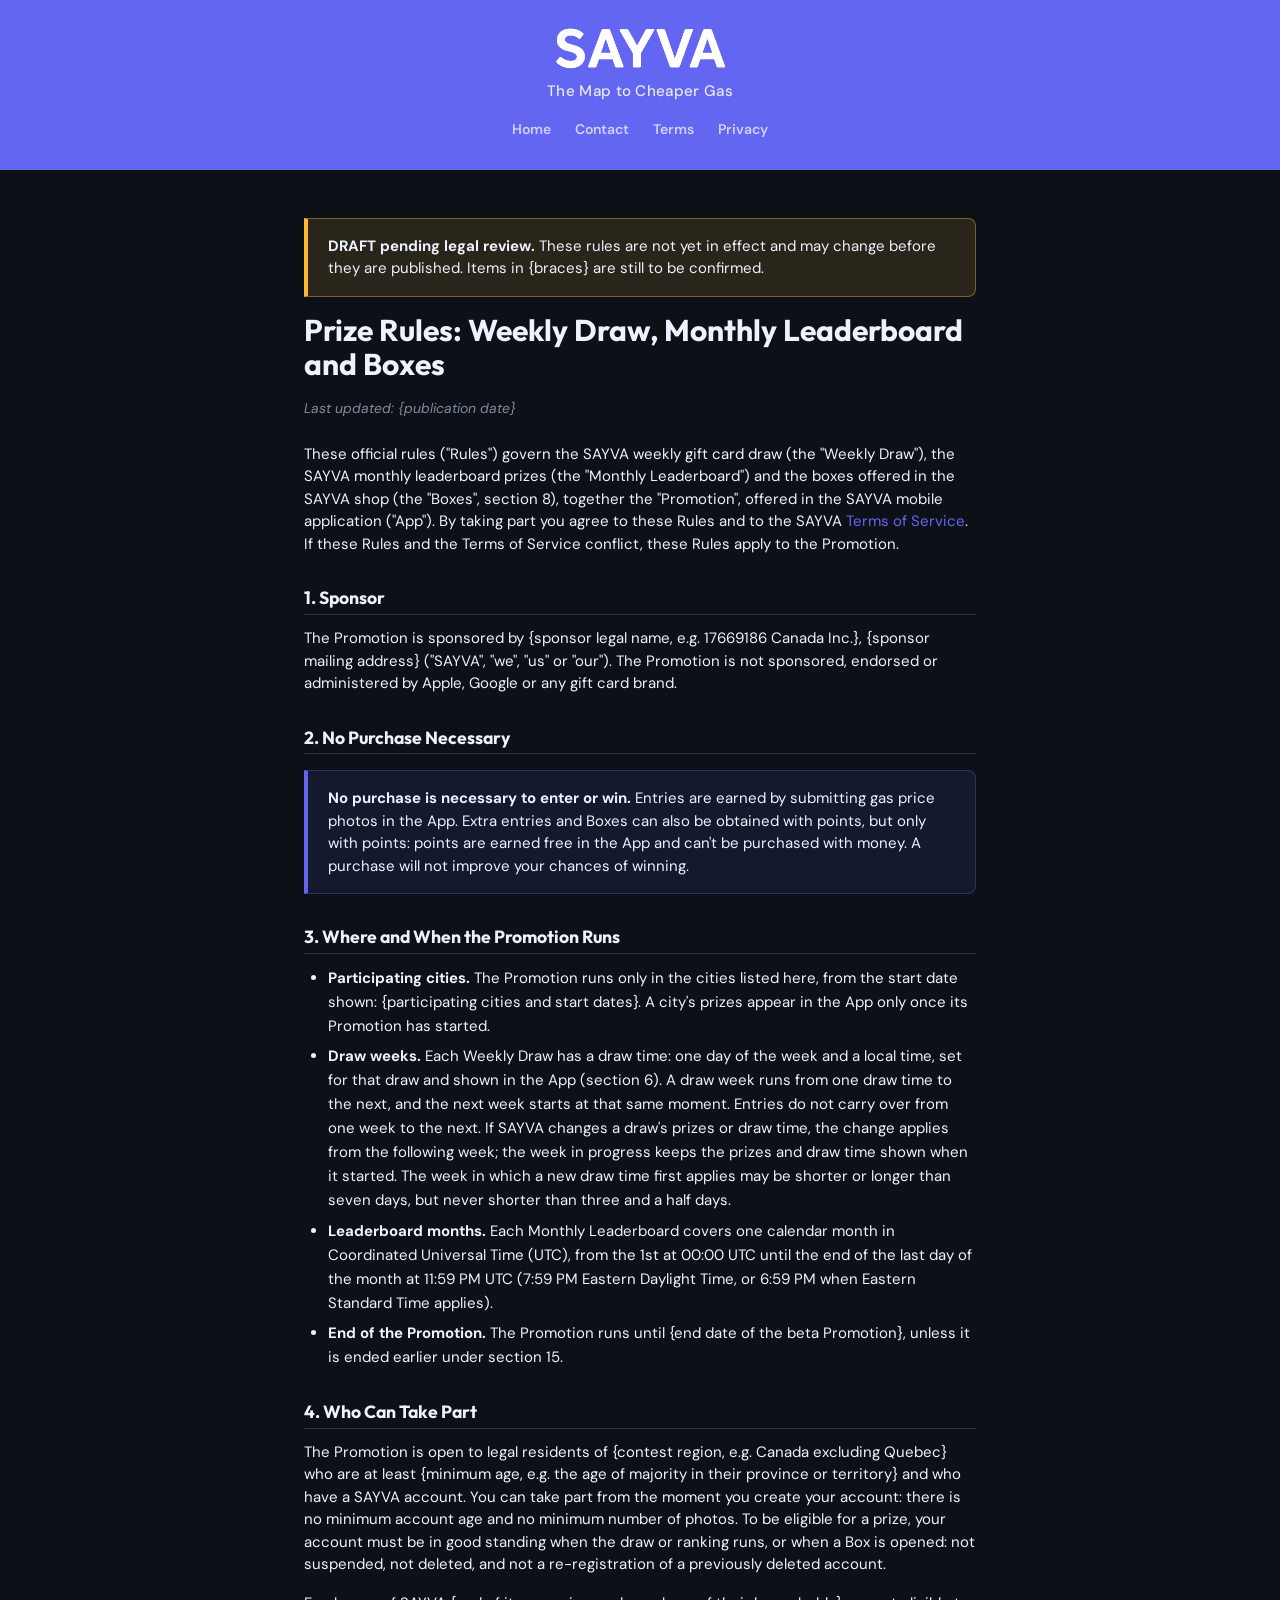
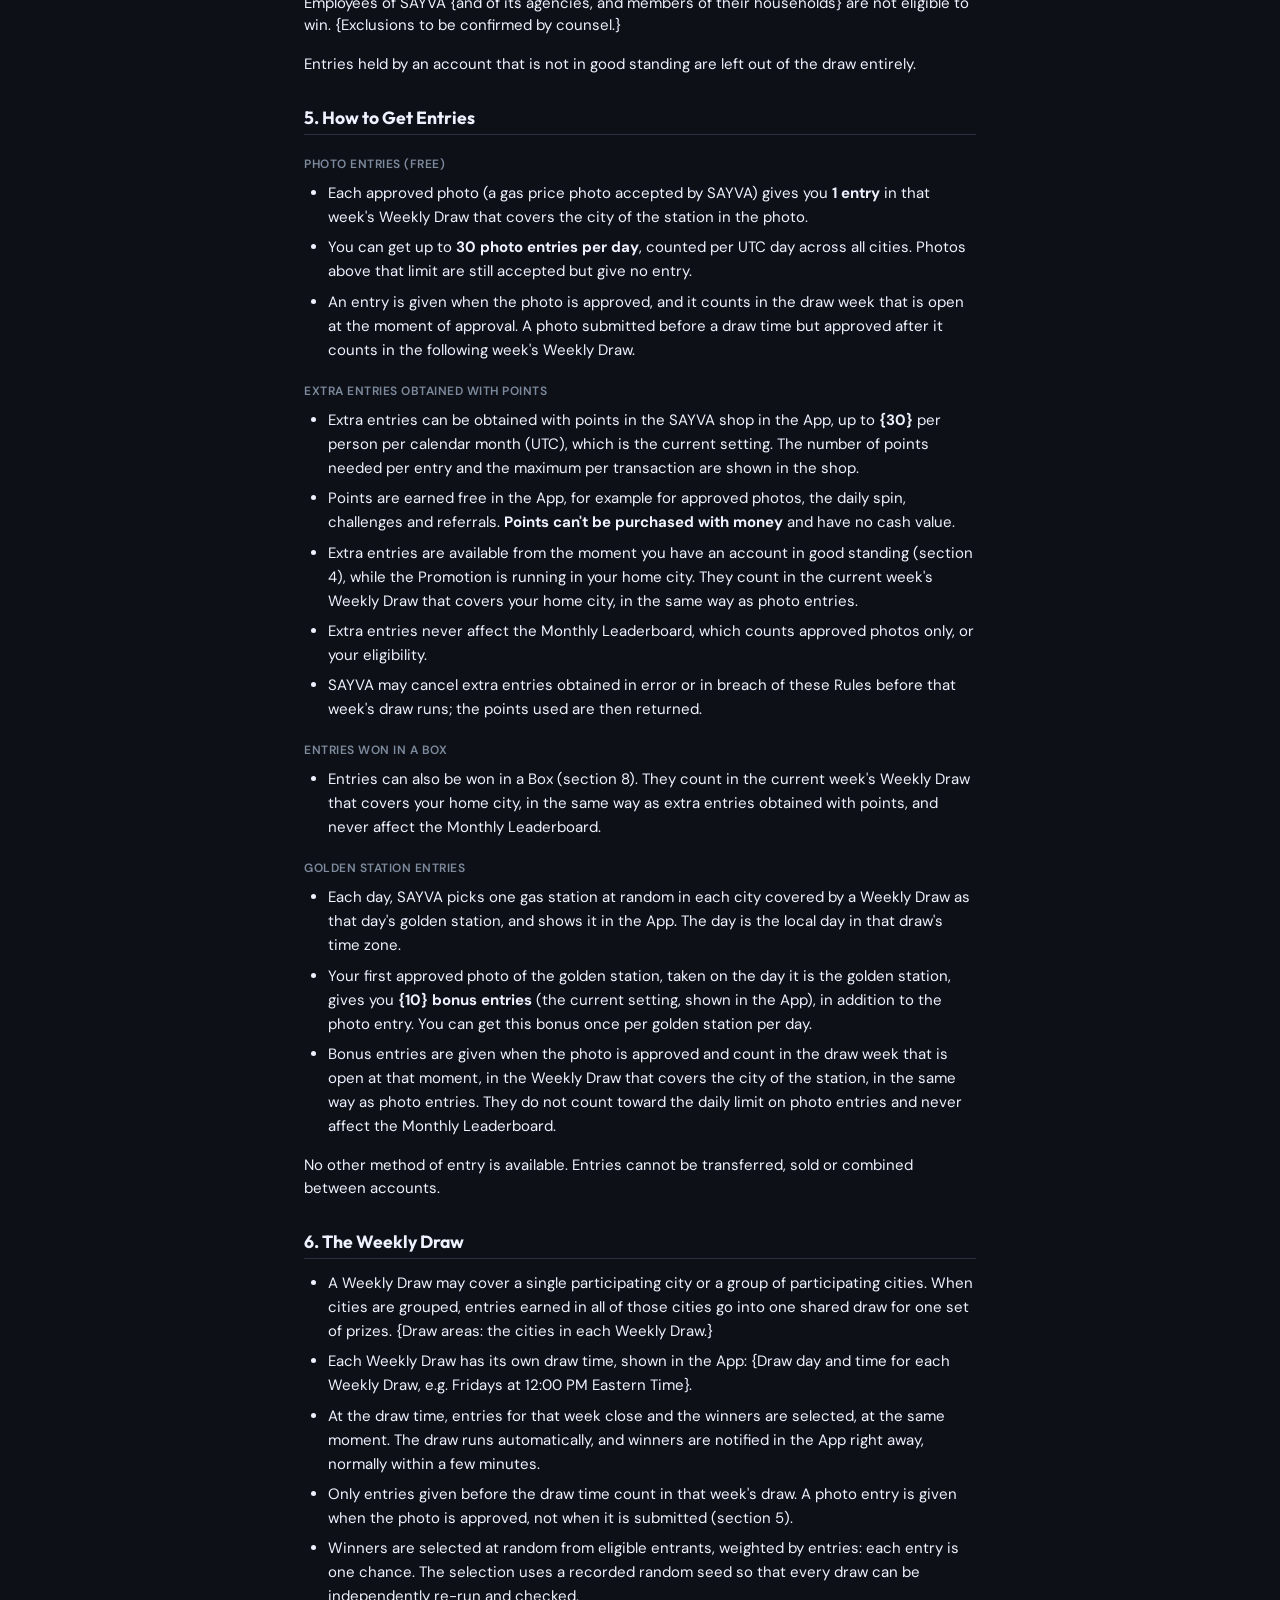
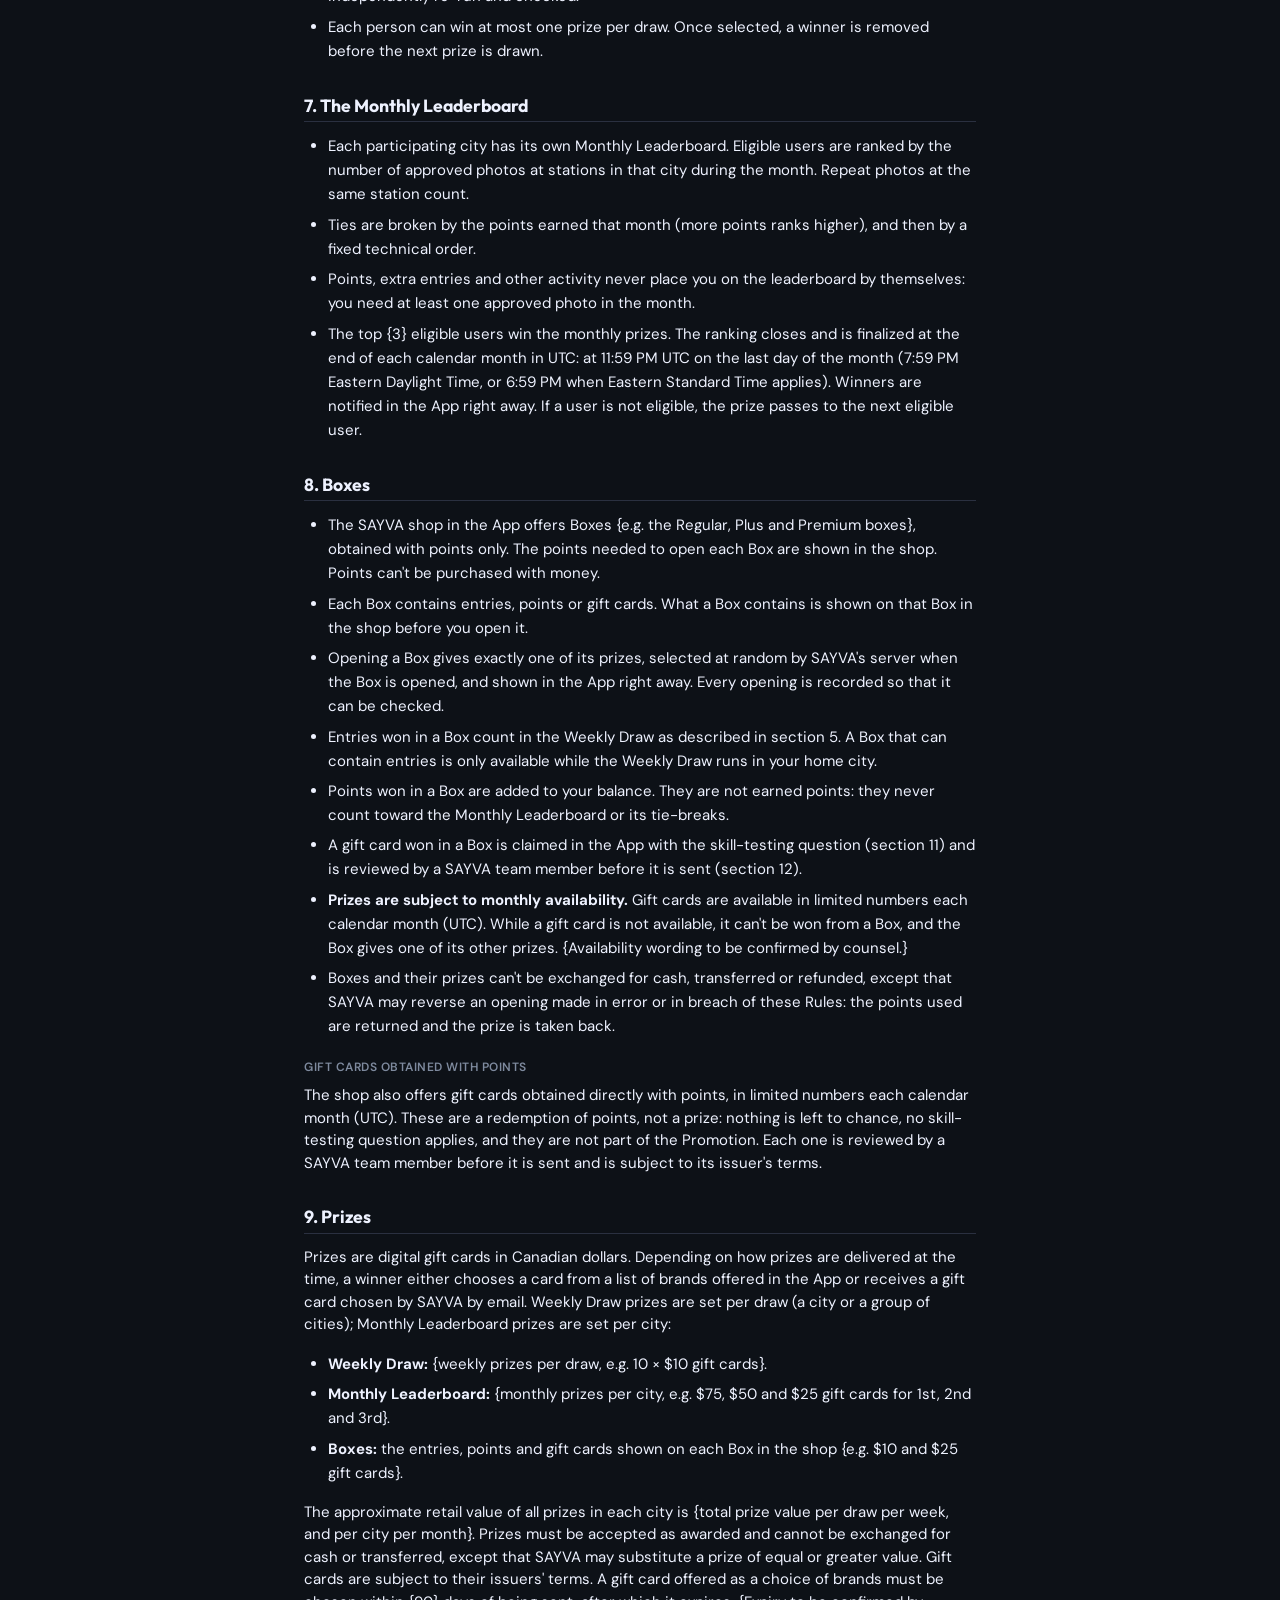
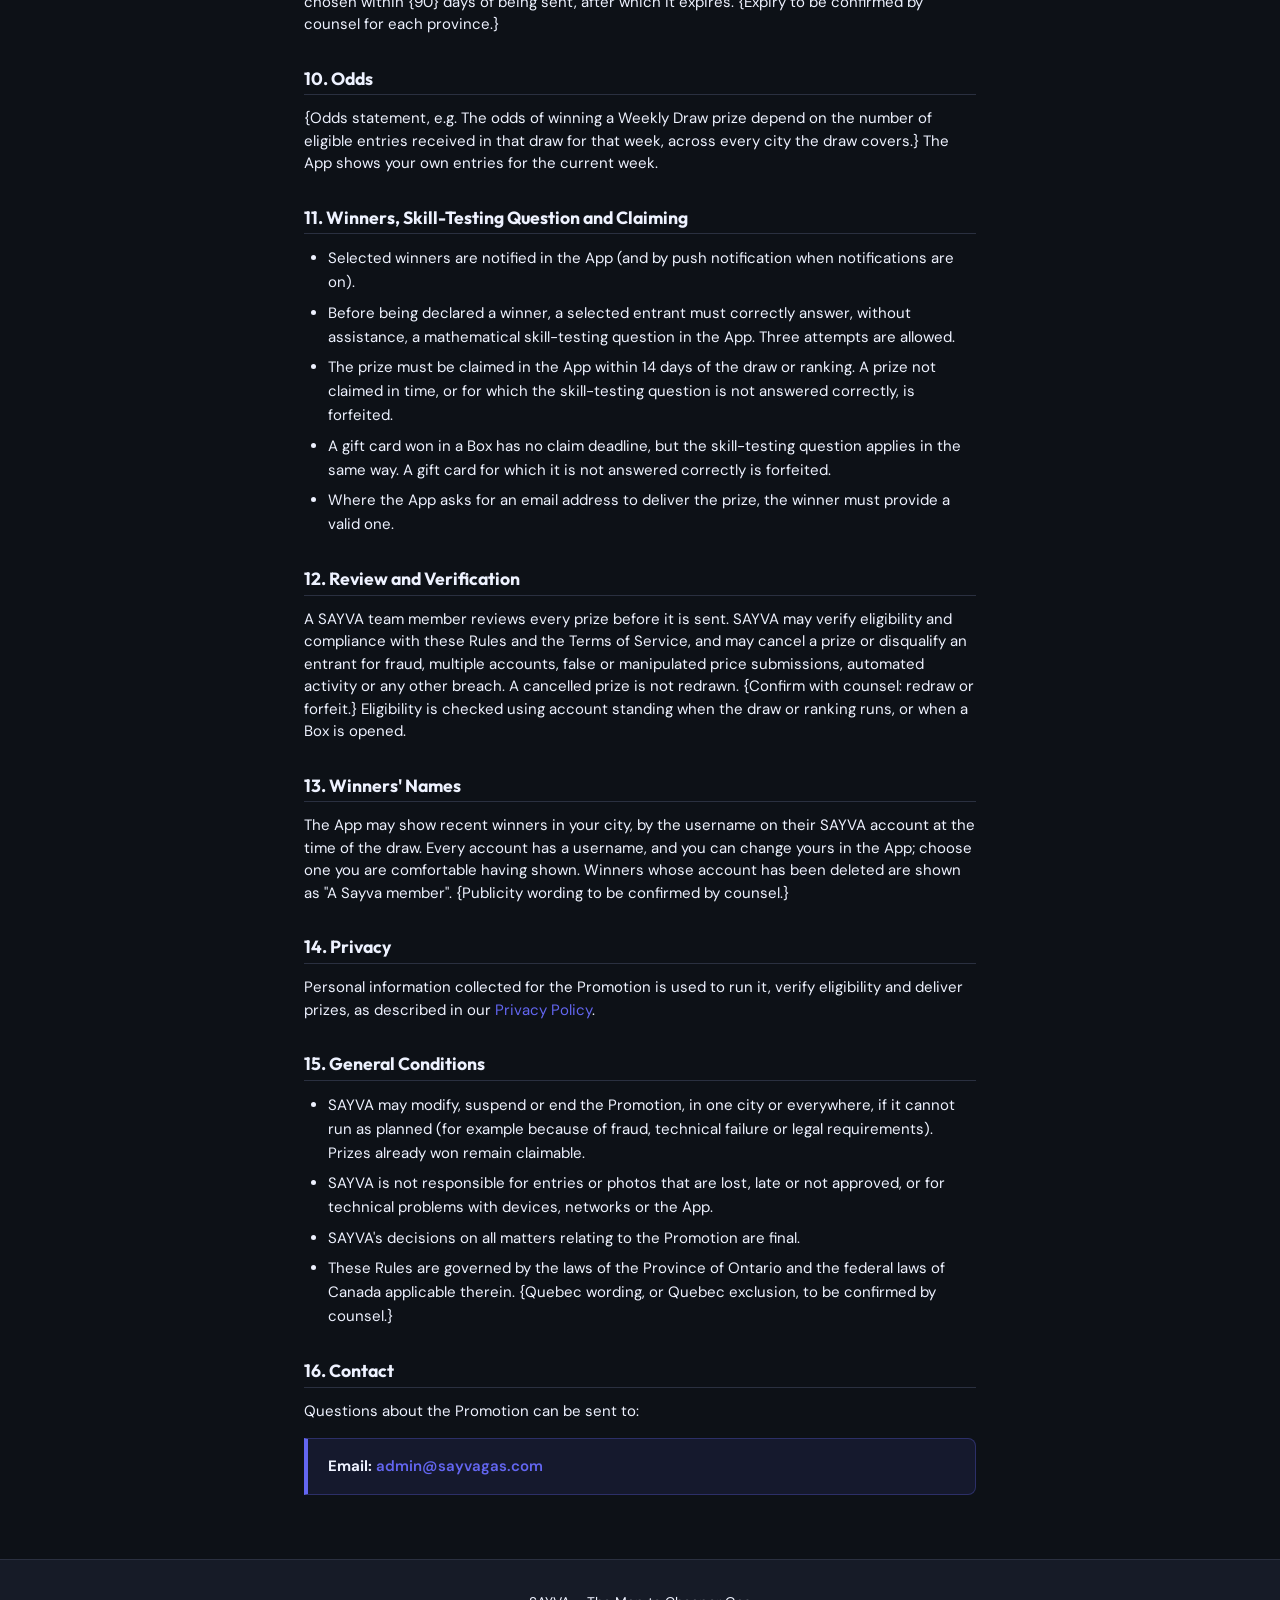
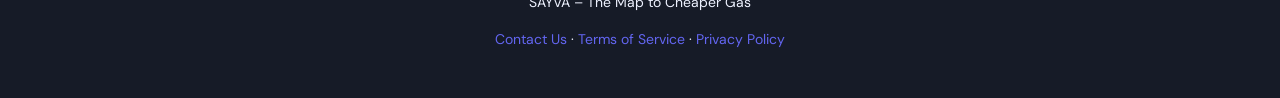
<file: prize-rules.html>
<!DOCTYPE html>
<html lang="en">
<head>
  <meta charset="UTF-8">
  <meta name="viewport" content="width=device-width, initial-scale=1">
  <!-- DRAFT pending legal review. Not linked from the site and not in sitemap.xml on purpose. -->
  <meta name="robots" content="noindex, nofollow">
  <title>Prize Rules (Draft) – SAYVA</title>
  <meta name="description" content="Official rules for the SAYVA weekly gift card draw, monthly leaderboard prizes and shop boxes. Draft pending legal review.">
  <link rel="icon" type="image/png" href="assets/app_icon.png">
  <link rel="preconnect" href="https://fonts.googleapis.com">
  <link rel="preconnect" href="https://fonts.gstatic.com" crossorigin>
  <link href="https://fonts.googleapis.com/css2?family=DM+Sans:wght@400;500;600;700&family=Outfit:wght@700&display=swap" rel="stylesheet">
  <link rel="stylesheet" href="styles.css">
</head>
<body>
  <header class="site-header">
    <a href="index.html"><img src="assets/logo.png" alt="SAYVA" class="logo" width="200" height="48"></a>
    <p class="tagline">The Map to Cheaper Gas</p>
    <nav class="site-nav">
      <a href="index.html">Home</a>
      <a href="contact.html">Contact</a>
      <a href="terms.html">Terms</a>
      <a href="privacy.html">Privacy</a>
    </nav>
  </header>

  <main class="legal">
    <div class="highlight" role="note" style="background: rgba(255, 187, 51, 0.12); border-color: rgba(255, 187, 51, 0.40); border-left-color: var(--color-warning);">
      <p><strong>DRAFT pending legal review.</strong> These rules are not yet in effect and may change before they are published. Items in {braces} are still to be confirmed.</p>
    </div>

    <h1>Prize Rules: Weekly Draw, Monthly Leaderboard and Boxes</h1>
    <p class="last-updated">Last updated: {publication date}</p>

    <p>These official rules ("Rules") govern the SAYVA weekly gift card draw (the "Weekly Draw"), the SAYVA monthly leaderboard prizes (the "Monthly Leaderboard") and the boxes offered in the SAYVA shop (the "Boxes", section 8), together the "Promotion", offered in the SAYVA mobile application ("App"). By taking part you agree to these Rules and to the SAYVA <a href="terms.html">Terms of Service</a>. If these Rules and the Terms of Service conflict, these Rules apply to the Promotion.</p>

    <h2>1. Sponsor</h2>
    <p>The Promotion is sponsored by {sponsor legal name, e.g. 17669186 Canada Inc.}, {sponsor mailing address} ("SAYVA", "we", "us" or "our"). The Promotion is not sponsored, endorsed or administered by Apple, Google or any gift card brand.</p>

    <h2>2. No Purchase Necessary</h2>
    <div class="highlight">
      <p><strong>No purchase is necessary to enter or win.</strong> Entries are earned by submitting gas price photos in the App. Extra entries and Boxes can also be obtained with points, but only with points: points are earned free in the App and can't be purchased with money. A purchase will not improve your chances of winning.</p>
    </div>

    <h2>3. Where and When the Promotion Runs</h2>
    <ul>
      <li><strong>Participating cities.</strong> The Promotion runs only in the cities listed here, from the start date shown: {participating cities and start dates}. A city's prizes appear in the App only once its Promotion has started.</li>
      <li><strong>Draw weeks.</strong> Each Weekly Draw has a draw time: one day of the week and a local time, set for that draw and shown in the App (section 6). A draw week runs from one draw time to the next, and the next week starts at that same moment. Entries do not carry over from one week to the next. If SAYVA changes a draw's prizes or draw time, the change applies from the following week; the week in progress keeps the prizes and draw time shown when it started. The week in which a new draw time first applies may be shorter or longer than seven days, but never shorter than three and a half days.</li>
      <li><strong>Leaderboard months.</strong> Each Monthly Leaderboard covers one calendar month in Coordinated Universal Time (UTC), from the 1st at 00:00 UTC until the end of the last day of the month at 11:59 PM UTC (7:59 PM Eastern Daylight Time, or 6:59 PM when Eastern Standard Time applies).</li>
      <li><strong>End of the Promotion.</strong> The Promotion runs until {end date of the beta Promotion}, unless it is ended earlier under section 15.</li>
    </ul>

    <h2>4. Who Can Take Part</h2>
    <p>The Promotion is open to legal residents of {contest region, e.g. Canada excluding Quebec} who are at least {minimum age, e.g. the age of majority in their province or territory} and who have a SAYVA account. You can take part from the moment you create your account: there is no minimum account age and no minimum number of photos. To be eligible for a prize, your account must be in good standing when the draw or ranking runs, or when a Box is opened: not suspended, not deleted, and not a re-registration of a previously deleted account.</p>
    <p>Employees of SAYVA {and of its agencies, and members of their households} are not eligible to win. {Exclusions to be confirmed by counsel.}</p>
    <p>Entries held by an account that is not in good standing are left out of the draw entirely.</p>

    <h2>5. How to Get Entries</h2>
    <h3>Photo entries (free)</h3>
    <ul>
      <li>Each approved photo (a gas price photo accepted by SAYVA) gives you <strong>1 entry</strong> in that week's Weekly Draw that covers the city of the station in the photo.</li>
      <li>You can get up to <strong>30 photo entries per day</strong>, counted per UTC day across all cities. Photos above that limit are still accepted but give no entry.</li>
      <li>An entry is given when the photo is approved, and it counts in the draw week that is open at the moment of approval. A photo submitted before a draw time but approved after it counts in the following week's Weekly Draw.</li>
    </ul>
    <h3>Extra entries obtained with points</h3>
    <ul>
      <li>Extra entries can be obtained with points in the SAYVA shop in the App, up to <strong>{30}</strong> per person per calendar month (UTC), which is the current setting. The number of points needed per entry and the maximum per transaction are shown in the shop.</li>
      <li>Points are earned free in the App, for example for approved photos, the daily spin, challenges and referrals. <strong>Points can't be purchased with money</strong> and have no cash value.</li>
      <li>Extra entries are available from the moment you have an account in good standing (section 4), while the Promotion is running in your home city. They count in the current week's Weekly Draw that covers your home city, in the same way as photo entries.</li>
      <li>Extra entries never affect the Monthly Leaderboard, which counts approved photos only, or your eligibility.</li>
      <li>SAYVA may cancel extra entries obtained in error or in breach of these Rules before that week's draw runs; the points used are then returned.</li>
    </ul>
    <h3>Entries won in a Box</h3>
    <ul>
      <li>Entries can also be won in a Box (section 8). They count in the current week's Weekly Draw that covers your home city, in the same way as extra entries obtained with points, and never affect the Monthly Leaderboard.</li>
    </ul>
    <h3>Golden station entries</h3>
    <ul>
      <li>Each day, SAYVA picks one gas station at random in each city covered by a Weekly Draw as that day's golden station, and shows it in the App. The day is the local day in that draw's time zone.</li>
      <li>Your first approved photo of the golden station, taken on the day it is the golden station, gives you <strong>{10} bonus entries</strong> (the current setting, shown in the App), in addition to the photo entry. You can get this bonus once per golden station per day.</li>
      <li>Bonus entries are given when the photo is approved and count in the draw week that is open at that moment, in the Weekly Draw that covers the city of the station, in the same way as photo entries. They do not count toward the daily limit on photo entries and never affect the Monthly Leaderboard.</li>
    </ul>
    <p>No other method of entry is available. Entries cannot be transferred, sold or combined between accounts.</p>

    <h2>6. The Weekly Draw</h2>
    <ul>
      <li>A Weekly Draw may cover a single participating city or a group of participating cities. When cities are grouped, entries earned in all of those cities go into one shared draw for one set of prizes. {Draw areas: the cities in each Weekly Draw.}</li>
      <li>Each Weekly Draw has its own draw time, shown in the App: {Draw day and time for each Weekly Draw, e.g. Fridays at 12:00 PM Eastern Time}.</li>
      <li>At the draw time, entries for that week close and the winners are selected, at the same moment. The draw runs automatically, and winners are notified in the App right away, normally within a few minutes.</li>
      <li>Only entries given before the draw time count in that week's draw. A photo entry is given when the photo is approved, not when it is submitted (section 5).</li>
      <li>Winners are selected at random from eligible entrants, weighted by entries: each entry is one chance. The selection uses a recorded random seed so that every draw can be independently re-run and checked.</li>
      <li>Each person can win at most one prize per draw. Once selected, a winner is removed before the next prize is drawn.</li>
    </ul>

    <h2>7. The Monthly Leaderboard</h2>
    <ul>
      <li>Each participating city has its own Monthly Leaderboard. Eligible users are ranked by the number of approved photos at stations in that city during the month. Repeat photos at the same station count.</li>
      <li>Ties are broken by the points earned that month (more points ranks higher), and then by a fixed technical order.</li>
      <li>Points, extra entries and other activity never place you on the leaderboard by themselves: you need at least one approved photo in the month.</li>
      <li>The top {3} eligible users win the monthly prizes. The ranking closes and is finalized at the end of each calendar month in UTC: at 11:59 PM UTC on the last day of the month (7:59 PM Eastern Daylight Time, or 6:59 PM when Eastern Standard Time applies). Winners are notified in the App right away. If a user is not eligible, the prize passes to the next eligible user.</li>
    </ul>

    <h2>8. Boxes</h2>
    <ul>
      <li>The SAYVA shop in the App offers Boxes {e.g. the Regular, Plus and Premium boxes}, obtained with points only. The points needed to open each Box are shown in the shop. Points can't be purchased with money.</li>
      <li>Each Box contains entries, points or gift cards. What a Box contains is shown on that Box in the shop before you open it.</li>
      <li>Opening a Box gives exactly one of its prizes, selected at random by SAYVA's server when the Box is opened, and shown in the App right away. Every opening is recorded so that it can be checked.</li>
      <li>Entries won in a Box count in the Weekly Draw as described in section 5. A Box that can contain entries is only available while the Weekly Draw runs in your home city.</li>
      <li>Points won in a Box are added to your balance. They are not earned points: they never count toward the Monthly Leaderboard or its tie-breaks.</li>
      <li>A gift card won in a Box is claimed in the App with the skill-testing question (section 11) and is reviewed by a SAYVA team member before it is sent (section 12).</li>
      <li><strong>Prizes are subject to monthly availability.</strong> Gift cards are available in limited numbers each calendar month (UTC). While a gift card is not available, it can't be won from a Box, and the Box gives one of its other prizes. {Availability wording to be confirmed by counsel.}</li>
      <li>Boxes and their prizes can't be exchanged for cash, transferred or refunded, except that SAYVA may reverse an opening made in error or in breach of these Rules: the points used are returned and the prize is taken back.</li>
    </ul>
    <h3>Gift cards obtained with points</h3>
    <p>The shop also offers gift cards obtained directly with points, in limited numbers each calendar month (UTC). These are a redemption of points, not a prize: nothing is left to chance, no skill-testing question applies, and they are not part of the Promotion. Each one is reviewed by a SAYVA team member before it is sent and is subject to its issuer's terms.</p>

    <h2>9. Prizes</h2>
    <p>Prizes are digital gift cards in Canadian dollars. Depending on how prizes are delivered at the time, a winner either chooses a card from a list of brands offered in the App or receives a gift card chosen by SAYVA by email. Weekly Draw prizes are set per draw (a city or a group of cities); Monthly Leaderboard prizes are set per city:</p>
    <ul>
      <li><strong>Weekly Draw:</strong> {weekly prizes per draw, e.g. 10 × $10 gift cards}.</li>
      <li><strong>Monthly Leaderboard:</strong> {monthly prizes per city, e.g. $75, $50 and $25 gift cards for 1st, 2nd and 3rd}.</li>
      <li><strong>Boxes:</strong> the entries, points and gift cards shown on each Box in the shop {e.g. $10 and $25 gift cards}.</li>
    </ul>
    <p>The approximate retail value of all prizes in each city is {total prize value per draw per week, and per city per month}. Prizes must be accepted as awarded and cannot be exchanged for cash or transferred, except that SAYVA may substitute a prize of equal or greater value. Gift cards are subject to their issuers' terms. A gift card offered as a choice of brands must be chosen within {90} days of being sent, after which it expires. {Expiry to be confirmed by counsel for each province.}</p>

    <h2>10. Odds</h2>
    <p>{Odds statement, e.g. The odds of winning a Weekly Draw prize depend on the number of eligible entries received in that draw for that week, across every city the draw covers.} The App shows your own entries for the current week.</p>
    <!-- {Odds}: whether odds must be published here is an open legal question (PS spec, Open items) -->

    <h2>11. Winners, Skill-Testing Question and Claiming</h2>
    <ul>
      <li>Selected winners are notified in the App (and by push notification when notifications are on).</li>
      <li>Before being declared a winner, a selected entrant must correctly answer, without assistance, a mathematical skill-testing question in the App. Three attempts are allowed.</li>
      <li>The prize must be claimed in the App within 14 days of the draw or ranking. A prize not claimed in time, or for which the skill-testing question is not answered correctly, is forfeited.</li>
      <li>A gift card won in a Box has no claim deadline, but the skill-testing question applies in the same way. A gift card for which it is not answered correctly is forfeited.</li>
      <li>Where the App asks for an email address to deliver the prize, the winner must provide a valid one.</li>
    </ul>

    <h2>12. Review and Verification</h2>
    <p>A SAYVA team member reviews every prize before it is sent. SAYVA may verify eligibility and compliance with these Rules and the Terms of Service, and may cancel a prize or disqualify an entrant for fraud, multiple accounts, false or manipulated price submissions, automated activity or any other breach. A cancelled prize is not redrawn. {Confirm with counsel: redraw or forfeit.} Eligibility is checked using account standing when the draw or ranking runs, or when a Box is opened.</p>

    <h2>13. Winners' Names</h2>
    <p>The App may show recent winners in your city, by the username on their SAYVA account at the time of the draw. Every account has a username, and you can change yours in the App; choose one you are comfortable having shown. Winners whose account has been deleted are shown as "A Sayva member". {Publicity wording to be confirmed by counsel.}</p>

    <h2>14. Privacy</h2>
    <p>Personal information collected for the Promotion is used to run it, verify eligibility and deliver prizes, as described in our <a href="privacy.html">Privacy Policy</a>.</p>

    <h2>15. General Conditions</h2>
    <ul>
      <li>SAYVA may modify, suspend or end the Promotion, in one city or everywhere, if it cannot run as planned (for example because of fraud, technical failure or legal requirements). Prizes already won remain claimable.</li>
      <li>SAYVA is not responsible for entries or photos that are lost, late or not approved, or for technical problems with devices, networks or the App.</li>
      <li>SAYVA's decisions on all matters relating to the Promotion are final.</li>
      <li>These Rules are governed by the laws of the Province of Ontario and the federal laws of Canada applicable therein. {Quebec wording, or Quebec exclusion, to be confirmed by counsel.}</li>
    </ul>

    <h2>16. Contact</h2>
    <p>Questions about the Promotion can be sent to:</p>
    <div class="highlight">
      <p><strong>Email:</strong> <a href="mailto:admin@sayvagas.com">admin@sayvagas.com</a></p>
    </div>
  </main>

  <footer class="site-footer">
    <p>SAYVA – The Map to Cheaper Gas</p>
    <p><a href="contact.html">Contact Us</a> · <a href="terms.html">Terms of Service</a> · <a href="privacy.html">Privacy Policy</a></p>
  </footer>
</body>
</html>
</file>
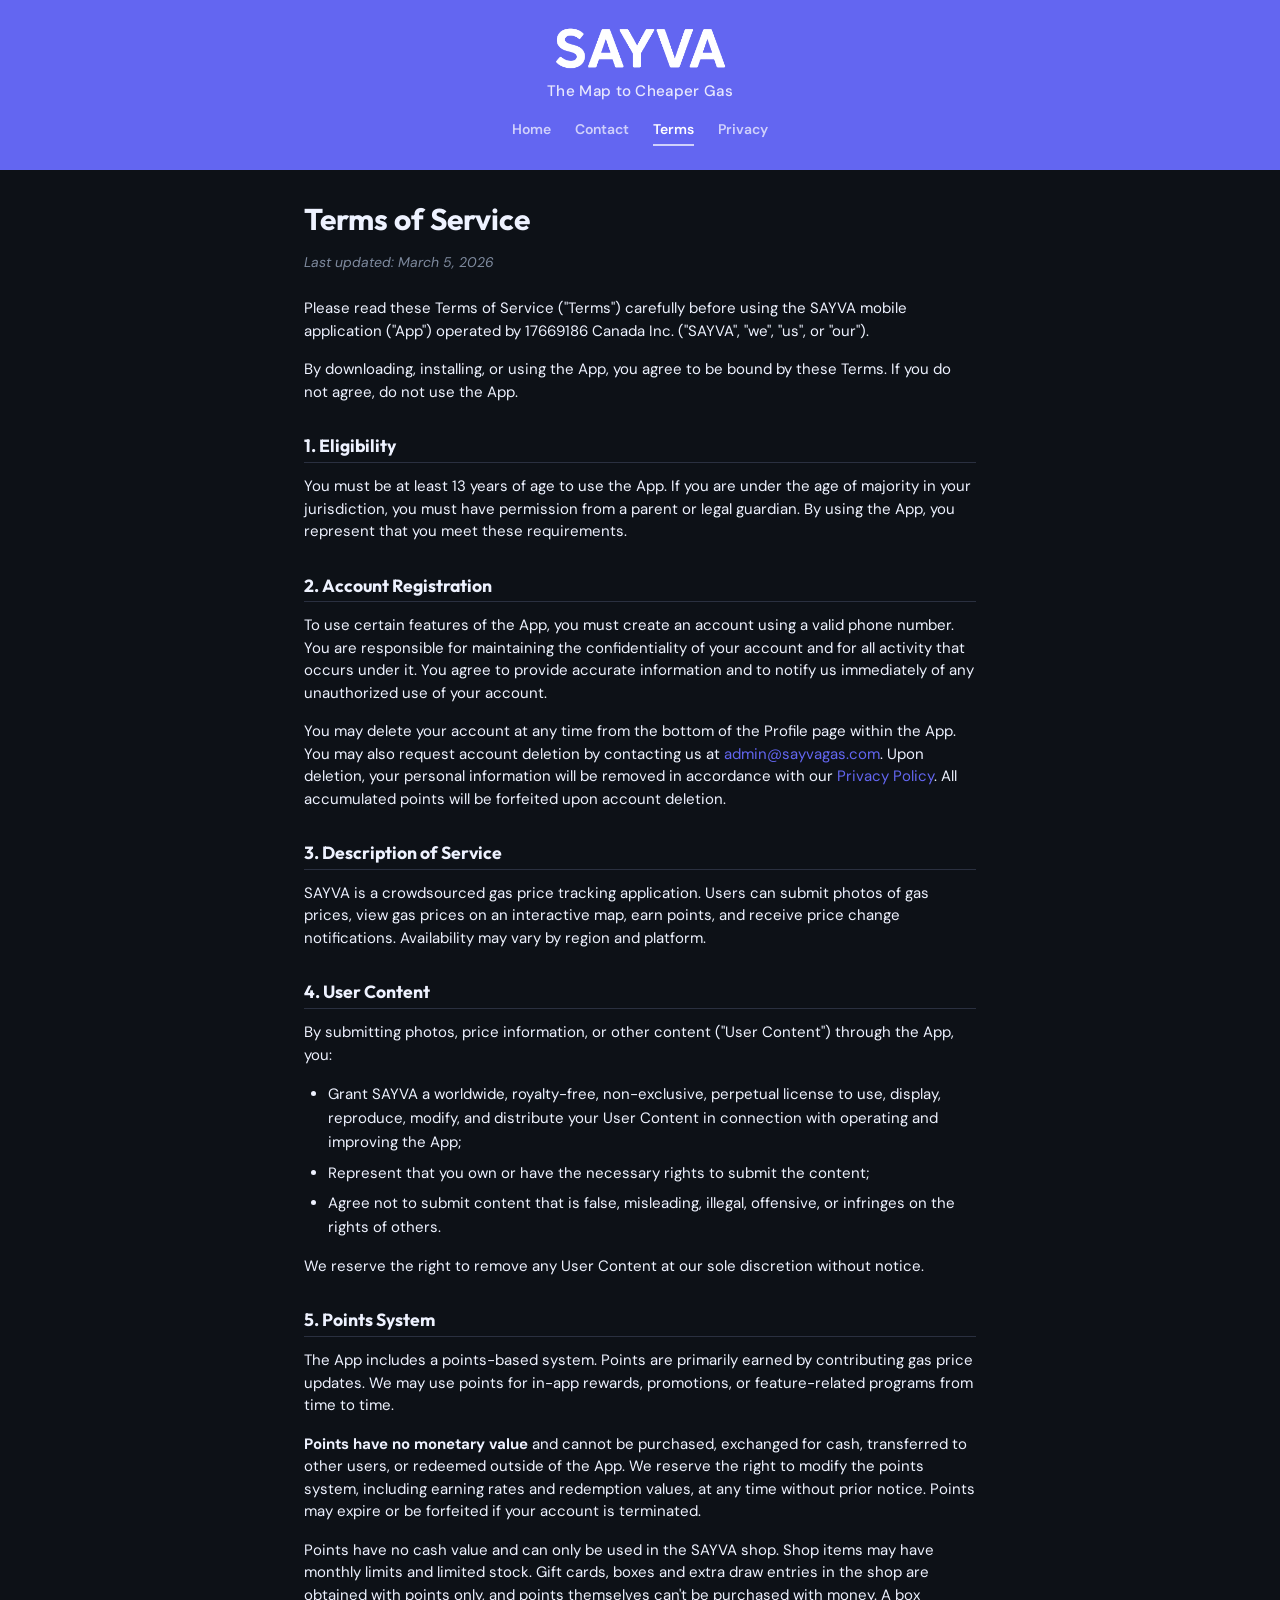
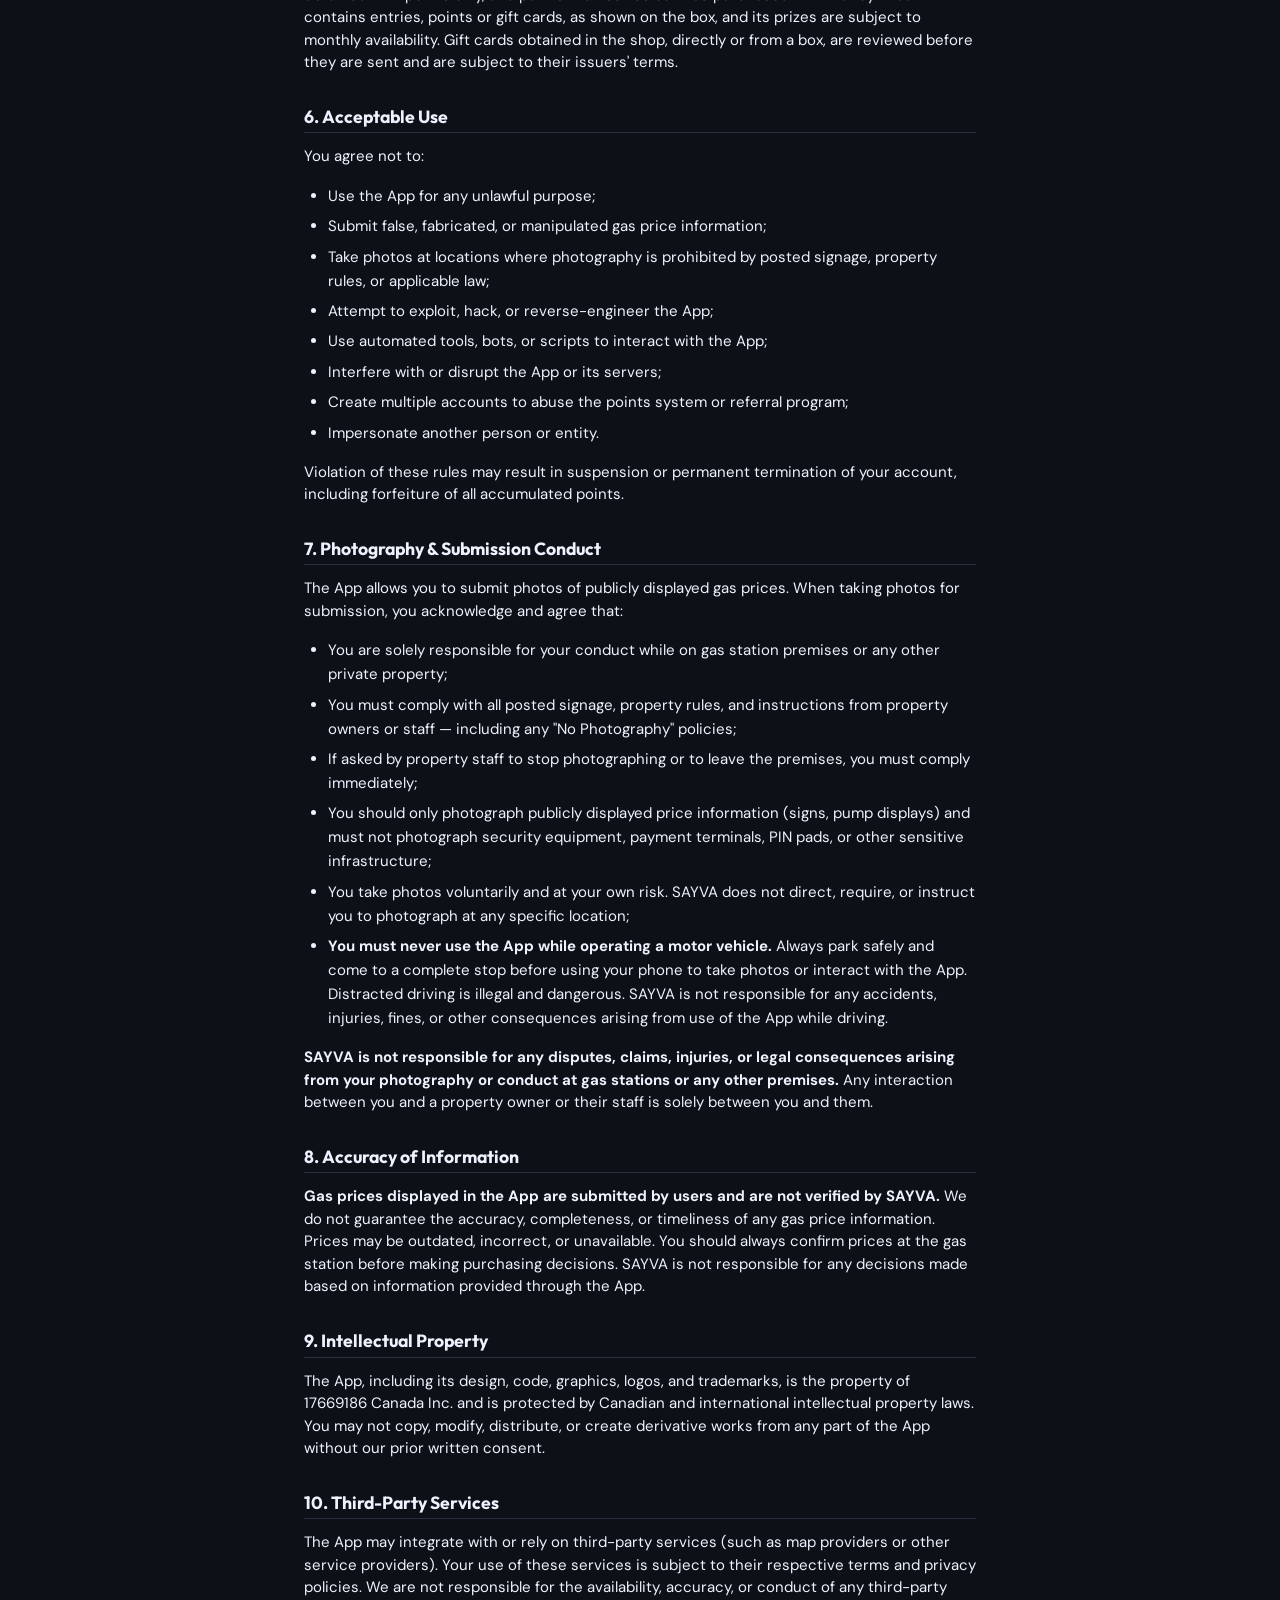
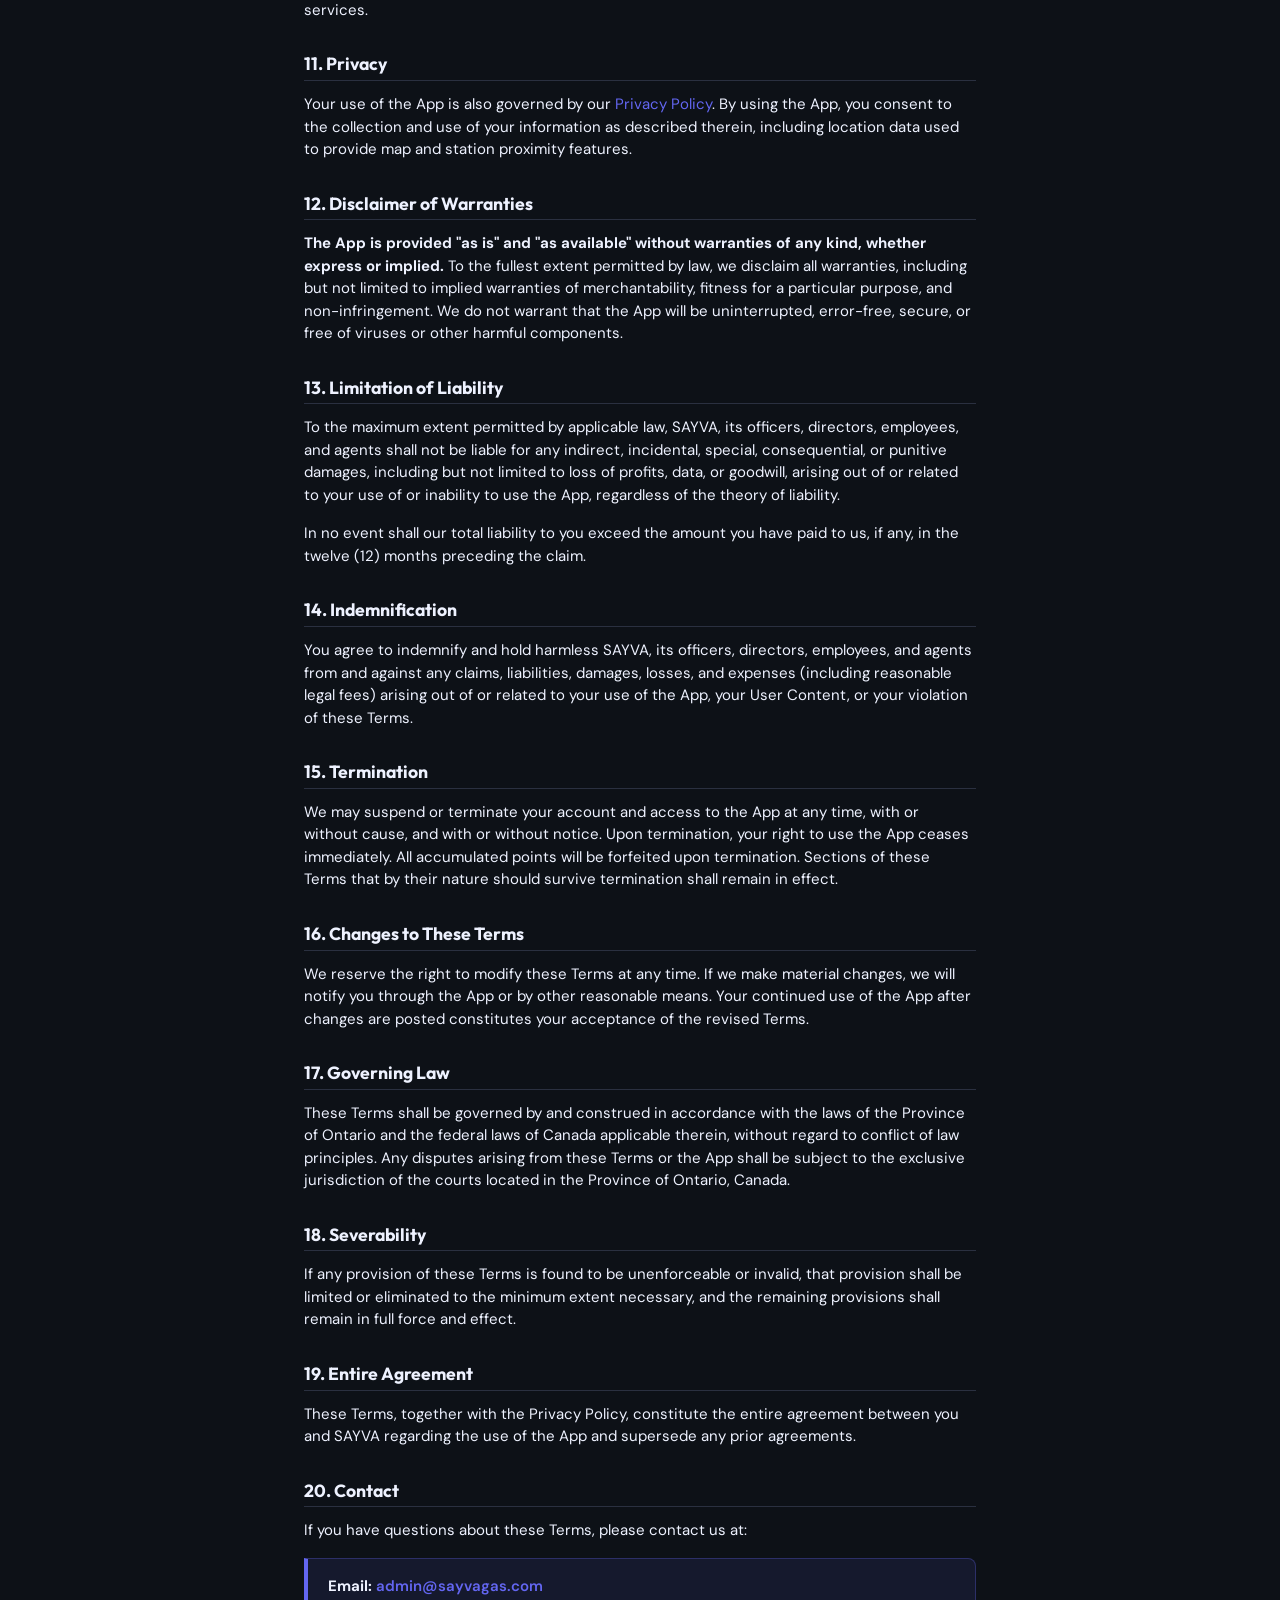
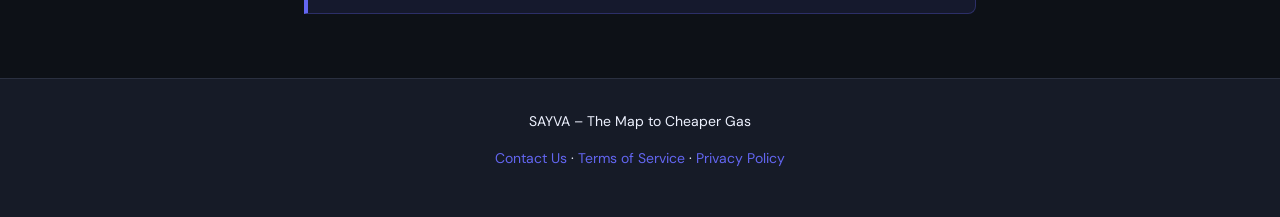
<file: terms.html>
<!DOCTYPE html>
<html lang="en">
<head>
  <meta charset="UTF-8">
  <meta name="viewport" content="width=device-width, initial-scale=1">
  <title>Terms of Service – SAYVA</title>
  <meta name="description" content="Terms of Service for the SAYVA mobile application.">
  <link rel="canonical" href="https://sayvagas.com/terms.html">
  <link rel="icon" type="image/png" href="assets/app_icon.png">
  <link rel="preconnect" href="https://fonts.googleapis.com">
  <link rel="preconnect" href="https://fonts.gstatic.com" crossorigin>
  <link href="https://fonts.googleapis.com/css2?family=DM+Sans:wght@400;500;600;700&family=Outfit:wght@700&display=swap" rel="stylesheet">
  <link rel="stylesheet" href="styles.css">
</head>
<body>
  <header class="site-header">
    <a href="index.html"><img src="assets/logo.png" alt="SAYVA" class="logo" width="200" height="48"></a>
    <p class="tagline">The Map to Cheaper Gas</p>
    <nav class="site-nav">
      <a href="index.html">Home</a>
      <a href="contact.html">Contact</a>
      <a href="terms.html" class="active">Terms</a>
      <a href="privacy.html">Privacy</a>
    </nav>
  </header>

  <main class="legal">
    <h1>Terms of Service</h1>
    <p class="last-updated">Last updated: March 5, 2026</p>

    <p>Please read these Terms of Service ("Terms") carefully before using the SAYVA mobile application ("App") operated by 17669186 Canada Inc. ("SAYVA", "we", "us", or "our").</p>
    <p>By downloading, installing, or using the App, you agree to be bound by these Terms. If you do not agree, do not use the App.</p>

    <h2>1. Eligibility</h2>
    <p>You must be at least 13 years of age to use the App. If you are under the age of majority in your jurisdiction, you must have permission from a parent or legal guardian. By using the App, you represent that you meet these requirements.</p>

    <h2>2. Account Registration</h2>
    <p>To use certain features of the App, you must create an account using a valid phone number. You are responsible for maintaining the confidentiality of your account and for all activity that occurs under it. You agree to provide accurate information and to notify us immediately of any unauthorized use of your account.</p>
    <p>You may delete your account at any time from the bottom of the Profile page within the App. You may also request account deletion by contacting us at <a href="mailto:admin@sayvagas.com">admin@sayvagas.com</a>. Upon deletion, your personal information will be removed in accordance with our <a href="privacy.html">Privacy Policy</a>. All accumulated points will be forfeited upon account deletion.</p>

    <h2>3. Description of Service</h2>
    <p>SAYVA is a crowdsourced gas price tracking application. Users can submit photos of gas prices, view gas prices on an interactive map, earn points, and receive price change notifications. Availability may vary by region and platform.</p>

    <h2>4. User Content</h2>
    <p>By submitting photos, price information, or other content ("User Content") through the App, you:</p>
    <ul>
      <li>Grant SAYVA a worldwide, royalty-free, non-exclusive, perpetual license to use, display, reproduce, modify, and distribute your User Content in connection with operating and improving the App;</li>
      <li>Represent that you own or have the necessary rights to submit the content;</li>
      <li>Agree not to submit content that is false, misleading, illegal, offensive, or infringes on the rights of others.</li>
    </ul>
    <p>We reserve the right to remove any User Content at our sole discretion without notice.</p>

    <h2>5. Points System</h2>
    <p>The App includes a points-based system. Points are primarily earned by contributing gas price updates. We may use points for in-app rewards, promotions, or feature-related programs from time to time.</p>
    <p><strong>Points have no monetary value</strong> and cannot be purchased, exchanged for cash, transferred to other users, or redeemed outside of the App. We reserve the right to modify the points system, including earning rates and redemption values, at any time without prior notice. Points may expire or be forfeited if your account is terminated.</p>
    <p>Points have no cash value and can only be used in the SAYVA shop. Shop items may have monthly limits and limited stock. Gift cards, boxes and extra draw entries in the shop are obtained with points only, and points themselves can't be purchased with money. A box contains entries, points or gift cards, as shown on the box, and its prizes are subject to monthly availability. Gift cards obtained in the shop, directly or from a box, are reviewed before they are sent and are subject to their issuers' terms.</p>

    <h2>6. Acceptable Use</h2>
    <p>You agree not to:</p>
    <ul>
      <li>Use the App for any unlawful purpose;</li>
      <li>Submit false, fabricated, or manipulated gas price information;</li>
      <li>Take photos at locations where photography is prohibited by posted signage, property rules, or applicable law;</li>
      <li>Attempt to exploit, hack, or reverse-engineer the App;</li>
      <li>Use automated tools, bots, or scripts to interact with the App;</li>
      <li>Interfere with or disrupt the App or its servers;</li>
      <li>Create multiple accounts to abuse the points system or referral program;</li>
      <li>Impersonate another person or entity.</li>
    </ul>
    <p>Violation of these rules may result in suspension or permanent termination of your account, including forfeiture of all accumulated points.</p>

    <h2>7. Photography & Submission Conduct</h2>
    <p>The App allows you to submit photos of publicly displayed gas prices. When taking photos for submission, you acknowledge and agree that:</p>
    <ul>
      <li>You are solely responsible for your conduct while on gas station premises or any other private property;</li>
      <li>You must comply with all posted signage, property rules, and instructions from property owners or staff — including any "No Photography" policies;</li>
      <li>If asked by property staff to stop photographing or to leave the premises, you must comply immediately;</li>
      <li>You should only photograph publicly displayed price information (signs, pump displays) and must not photograph security equipment, payment terminals, PIN pads, or other sensitive infrastructure;</li>
      <li>You take photos voluntarily and at your own risk. SAYVA does not direct, require, or instruct you to photograph at any specific location;</li>
      <li><strong>You must never use the App while operating a motor vehicle.</strong> Always park safely and come to a complete stop before using your phone to take photos or interact with the App. Distracted driving is illegal and dangerous. SAYVA is not responsible for any accidents, injuries, fines, or other consequences arising from use of the App while driving.</li>
    </ul>
    <p><strong>SAYVA is not responsible for any disputes, claims, injuries, or legal consequences arising from your photography or conduct at gas stations or any other premises.</strong> Any interaction between you and a property owner or their staff is solely between you and them.</p>

    <h2>8. Accuracy of Information</h2>
    <p><strong>Gas prices displayed in the App are submitted by users and are not verified by SAYVA.</strong> We do not guarantee the accuracy, completeness, or timeliness of any gas price information. Prices may be outdated, incorrect, or unavailable. You should always confirm prices at the gas station before making purchasing decisions. SAYVA is not responsible for any decisions made based on information provided through the App.</p>

    <h2>9. Intellectual Property</h2>
    <p>The App, including its design, code, graphics, logos, and trademarks, is the property of 17669186 Canada Inc. and is protected by Canadian and international intellectual property laws. You may not copy, modify, distribute, or create derivative works from any part of the App without our prior written consent.</p>

    <h2>10. Third-Party Services</h2>
    <p>The App may integrate with or rely on third-party services (such as map providers or other service providers). Your use of these services is subject to their respective terms and privacy policies. We are not responsible for the availability, accuracy, or conduct of any third-party services.</p>

    <h2>11. Privacy</h2>
    <p>Your use of the App is also governed by our <a href="privacy.html">Privacy Policy</a>. By using the App, you consent to the collection and use of your information as described therein, including location data used to provide map and station proximity features.</p>

    <h2>12. Disclaimer of Warranties</h2>
    <p><strong>The App is provided "as is" and "as available" without warranties of any kind, whether express or implied.</strong> To the fullest extent permitted by law, we disclaim all warranties, including but not limited to implied warranties of merchantability, fitness for a particular purpose, and non-infringement. We do not warrant that the App will be uninterrupted, error-free, secure, or free of viruses or other harmful components.</p>

    <h2>13. Limitation of Liability</h2>
    <p>To the maximum extent permitted by applicable law, SAYVA, its officers, directors, employees, and agents shall not be liable for any indirect, incidental, special, consequential, or punitive damages, including but not limited to loss of profits, data, or goodwill, arising out of or related to your use of or inability to use the App, regardless of the theory of liability.</p>
    <p>In no event shall our total liability to you exceed the amount you have paid to us, if any, in the twelve (12) months preceding the claim.</p>

    <h2>14. Indemnification</h2>
    <p>You agree to indemnify and hold harmless SAYVA, its officers, directors, employees, and agents from and against any claims, liabilities, damages, losses, and expenses (including reasonable legal fees) arising out of or related to your use of the App, your User Content, or your violation of these Terms.</p>

    <h2>15. Termination</h2>
    <p>We may suspend or terminate your account and access to the App at any time, with or without cause, and with or without notice. Upon termination, your right to use the App ceases immediately. All accumulated points will be forfeited upon termination. Sections of these Terms that by their nature should survive termination shall remain in effect.</p>

    <h2>16. Changes to These Terms</h2>
    <p>We reserve the right to modify these Terms at any time. If we make material changes, we will notify you through the App or by other reasonable means. Your continued use of the App after changes are posted constitutes your acceptance of the revised Terms.</p>

    <h2>17. Governing Law</h2>
    <p>These Terms shall be governed by and construed in accordance with the laws of the Province of Ontario and the federal laws of Canada applicable therein, without regard to conflict of law principles. Any disputes arising from these Terms or the App shall be subject to the exclusive jurisdiction of the courts located in the Province of Ontario, Canada.</p>

    <h2>18. Severability</h2>
    <p>If any provision of these Terms is found to be unenforceable or invalid, that provision shall be limited or eliminated to the minimum extent necessary, and the remaining provisions shall remain in full force and effect.</p>

    <h2>19. Entire Agreement</h2>
    <p>These Terms, together with the Privacy Policy, constitute the entire agreement between you and SAYVA regarding the use of the App and supersede any prior agreements.</p>

    <h2>20. Contact</h2>
    <p>If you have questions about these Terms, please contact us at:</p>
    <div class="highlight">
      <p><strong>Email:</strong> <a href="mailto:admin@sayvagas.com">admin@sayvagas.com</a></p>
    </div>
  </main>

  <footer class="site-footer">
    <p>SAYVA – The Map to Cheaper Gas</p>
    <p><a href="contact.html">Contact Us</a> · <a href="terms.html">Terms of Service</a> · <a href="privacy.html">Privacy Policy</a></p>
  </footer>
</body>
</html>
</file>
<file: styles.css>
/* SAYVA Design System — March 2026
   Fonts loaded in HTML <head>: DM Sans (UI) + Outfit (display) via Google Fonts */

:root {
  /* Brand */
  --color-primary:        #6366F1;
  --color-on-primary:     #FFFFFF;
  --color-secondary:      #00D68F;
  --color-accent:         #FF9800;

  /* Backgrounds */
  --color-bg:             #0D1117;
  --color-surface:        #161B27;
  --color-card:           #1E2535;
  --color-border:         #2A3040;

  /* Text */
  --color-text-primary:   #EEF2FF;
  --color-text-secondary: #7E8A9E;

  /* Status */
  --color-success:        #00D68F;
  --color-warning:        #FFBB33;
  --color-error:          #FF5C5C;

  /* Border radius */
  --radius-sm:   8px;
  --radius-md:   12px;
  --radius-lg:   16px;
  --radius-pill: 12px;

  /* Typography */
  --font-ui:      'DM Sans', sans-serif;
  --font-display: 'Outfit', sans-serif;
}

* {
  box-sizing: border-box;
}

body {
  margin: 0;
  font-family: var(--font-ui);
  font-size: 15px;
  color: var(--color-text-primary);
  background: var(--color-bg);
  line-height: 1.5;
}

/* ─── App Bar / Header ─── */
.site-header {
  background: var(--color-primary);
  color: var(--color-on-primary);
  padding: 1.5rem 1rem;
  text-align: center;
}

.site-header .logo {
  display: block;
  margin: 0 auto 0.5rem;
  height: 48px;
  width: auto;
  max-width: 200px;
  object-fit: contain;
  filter: brightness(0) invert(1);
}

.site-header .tagline {
  margin: 0 0 0.75rem;
  font-size: 0.95rem;
  font-weight: 500;
  color: rgba(255, 255, 255, 0.85);
  letter-spacing: 0.02em;
}

/* ─── Navigation ─── */
.site-nav {
  display: flex;
  justify-content: center;
  gap: 1.5rem;
}

.site-nav a {
  color: rgba(255, 255, 255, 0.70);
  text-decoration: none;
  font-size: 0.875rem;
  font-weight: 600;
  padding: 0.25rem 0;
  border-bottom: 2px solid transparent;
  transition: color 0.2s ease-in-out, border-color 0.2s ease-in-out;
}

.site-nav a:hover {
  color: #FFFFFF;
}

.site-nav a.active {
  color: #FFFFFF;
  border-bottom-color: rgba(255, 255, 255, 0.70);
}

/* ─── Main content ─── */
main {
  max-width: 720px;
  margin: 0 auto;
  padding: 2rem 1rem 3rem;
}

@media (min-width: 768px) {
  main {
    padding: 2rem 1.5rem 3rem;
  }
}

/* ─── Typography ─── */
h1 {
  font-family: var(--font-display);
  font-size: 1.875rem;
  font-weight: 700;
  color: var(--color-text-primary);
  margin: 0 0 1rem;
  line-height: 1.15;
}

h2 {
  font-family: var(--font-display);
  font-size: 1.25rem;
  font-weight: 700;
  color: var(--color-text-primary);
  margin: 2rem 0 1rem;
  padding-bottom: 0.35rem;
  border-bottom: 1px solid var(--color-border);
  line-height: 1.2;
}

h3 {
  font-family: var(--font-ui);
  font-size: 1rem;
  font-weight: 700;
  color: var(--color-text-primary);
  margin: 0 0 0.5rem;
}

p {
  margin: 0 0 1rem;
  color: var(--color-text-primary);
}

a {
  color: var(--color-primary);
  text-decoration: none;
  transition: opacity 0.2s ease-in-out;
}

a:hover {
  text-decoration: underline;
}

/* ─── Cards ─── */
.card {
  background: var(--color-card);
  border-radius: var(--radius-md);
  padding: 1rem;
  margin-bottom: 1rem;
  border: 1px solid var(--color-border);
  transition: border-color 0.2s ease-in-out;
}

.card:hover {
  border-color: rgba(99, 102, 241, 0.45);
}

.card h3 {
  font-size: 1rem;
  font-weight: 700;
  color: var(--color-text-primary);
  margin: 0 0 0.5rem;
}

.card p {
  margin: 0;
  font-size: 0.875rem;
  color: var(--color-text-secondary);
  line-height: 1.5;
}

/* ─── Feature grid ─── */
.features {
  display: grid;
  gap: 1rem;
  margin: 1.5rem 0;
}

@media (min-width: 500px) {
  .features {
    grid-template-columns: repeat(2, 1fr);
  }
}

/* ─── How it works steps ─── */
.steps {
  list-style: none;
  padding: 0;
  margin: 1rem 0;
  counter-reset: step;
}

.steps li {
  position: relative;
  padding-left: 3rem;
  margin-bottom: 1.25rem;
  counter-increment: step;
}

.steps li::before {
  content: counter(step);
  position: absolute;
  left: 0;
  top: 0;
  width: 1.75rem;
  height: 1.75rem;
  background: var(--color-primary);
  color: #FFFFFF;
  border-radius: 50%;
  display: flex;
  align-items: center;
  justify-content: center;
  font-weight: 700;
  font-size: 0.85rem;
}

.steps li strong {
  display: block;
  color: var(--color-text-primary);
  font-weight: 600;
  margin-bottom: 0.25rem;
}

.steps li span {
  color: var(--color-text-secondary);
  font-size: 0.875rem;
  line-height: 1.5;
}

/* ─── Footer ─── */
.site-footer {
  text-align: center;
  padding: 2rem 1rem;
  color: var(--color-text-secondary);
  font-size: 0.875rem;
  border-top: 1px solid var(--color-border);
  background: var(--color-surface);
}

.site-footer a {
  color: var(--color-primary);
  text-decoration: none;
}

.site-footer a:hover {
  text-decoration: underline;
}

/* ─── Highlight / info block ─── */
.highlight {
  background: rgba(99, 102, 241, 0.10);
  border: 1px solid rgba(99, 102, 241, 0.30);
  border-left: 4px solid var(--color-primary);
  padding: 1rem 1.25rem;
  border-radius: 0 var(--radius-sm) var(--radius-sm) 0;
  margin: 1rem 0;
}

.highlight p:last-child {
  margin-bottom: 0;
}

.highlight a {
  color: var(--color-primary);
  text-decoration: none;
  font-weight: 600;
}

.highlight a:hover {
  text-decoration: underline;
}

/* ─── Download page ─── */

.dl-main {
  max-width: 440px;
}

/* Referral card */
.dl-referral {
  background: rgba(0, 214, 143, 0.07);
  border: 1px solid rgba(0, 214, 143, 0.25);
  border-top: 3px solid var(--color-secondary);
  border-radius: var(--radius-lg);
  padding: 1.5rem;
  margin-bottom: 2.5rem;
}

.dl-referral__eyebrow {
  font-size: 0.7rem;
  font-weight: 700;
  letter-spacing: 0.12em;
  text-transform: uppercase;
  color: var(--color-secondary);
  margin: 0 0 1rem;
}

.dl-referral__label {
  font-size: 0.8rem;
  color: var(--color-text-secondary);
  margin: 0 0 0.5rem;
}

.dl-referral__code-row {
  display: flex;
  align-items: center;
  gap: 0.75rem;
  margin-bottom: 1rem;
}

.dl-referral__code {
  font-family: var(--font-display);
  font-size: 2.5rem;
  font-weight: 700;
  letter-spacing: 0.12em;
  color: var(--color-secondary);
  line-height: 1;
}

.dl-copy-btn {
  display: inline-flex;
  align-items: center;
  gap: 0.35rem;
  padding: 0.45rem 0.85rem;
  background: rgba(0, 214, 143, 0.12);
  border: 1px solid rgba(0, 214, 143, 0.30);
  border-radius: var(--radius-sm);
  color: var(--color-secondary);
  font-family: var(--font-ui);
  font-size: 0.8rem;
  font-weight: 600;
  cursor: pointer;
  transition: background 0.15s ease, border-color 0.15s ease;
  white-space: nowrap;
}

.dl-copy-btn:hover {
  background: rgba(0, 214, 143, 0.22);
  border-color: rgba(0, 214, 143, 0.50);
}

.dl-copy-btn--success {
  background: rgba(0, 214, 143, 0.25);
  border-color: var(--color-secondary);
}

.dl-referral__instruction {
  font-size: 0.825rem;
  color: var(--color-text-secondary);
  margin: 0;
  line-height: 1.55;
}

.dl-referral__instruction strong {
  color: var(--color-text-primary);
  font-weight: 600;
}

/* App hero */
.dl-hero {
  text-align: center;
  margin-bottom: 2rem;
}

.dl-app-icon {
  border-radius: 22.5%;
  display: block;
  margin: 0 auto 1.25rem;
  box-shadow: 0 8px 28px rgba(0, 0, 0, 0.55), 0 2px 8px rgba(0, 0, 0, 0.30);
}

.dl-title {
  text-align: center;
  font-size: 2.25rem;
  margin: 0 0 0.4rem;
}

.dl-subtitle {
  color: var(--color-text-secondary);
  margin: 0;
  font-size: 1rem;
  letter-spacing: 0.03em;
}

/* Store buttons */
.dl-stores {
  display: flex;
  flex-direction: column;
  gap: 0.75rem;
  margin-bottom: 2.5rem;
}

.dl-store-btn {
  display: flex;
  align-items: center;
  gap: 1rem;
  padding: 0.9rem 1.25rem;
  background: #080C14;
  border: 1px solid rgba(255, 255, 255, 0.10);
  border-radius: var(--radius-md);
  color: #ffffff;
  text-decoration: none;
  cursor: pointer;
  position: relative;
  transition: border-color 0.2s ease, box-shadow 0.2s ease, opacity 0.2s ease;
}

a.dl-store-btn[href]:hover:not(.dl-store-btn--dimmed) {
  border-color: rgba(255, 255, 255, 0.25);
  box-shadow: 0 2px 14px rgba(0, 0, 0, 0.45);
  text-decoration: none;
}

.dl-store-btn--soon {
  cursor: default;
}

.dl-store-btn__logo {
  width: 24px;
  height: 24px;
  flex-shrink: 0;
}

.dl-store-btn__text {
  display: flex;
  flex-direction: column;
}

.dl-store-btn__sub {
  font-size: 0.65rem;
  font-weight: 400;
  color: rgba(255, 255, 255, 0.55);
  letter-spacing: 0.01em;
  line-height: 1.2;
}

.dl-store-btn__main {
  font-size: 1rem;
  font-weight: 700;
  color: #ffffff;
  letter-spacing: -0.01em;
  line-height: 1.3;
}

.dl-soon-badge {
  margin-left: auto;
  font-size: 0.6rem;
  font-weight: 700;
  letter-spacing: 0.08em;
  text-transform: uppercase;
  padding: 0.2rem 0.5rem;
  border-radius: 4px;
  background: rgba(255, 255, 255, 0.08);
  color: rgba(255, 255, 255, 0.40);
}

/* JS-applied device-detection states */
.dl-store-btn--featured {
  border-color: var(--color-primary);
  box-shadow: 0 0 0 1px var(--color-primary), 0 4px 20px rgba(99, 102, 241, 0.20);
}

.dl-store-btn--dimmed {
  opacity: 0.35;
}

/* Value proposition list */
.dl-value-list {
  list-style: none;
  padding: 0;
  margin: 0;
  display: flex;
  flex-direction: column;
  gap: 0.875rem;
}

.dl-value-list li {
  display: flex;
  align-items: flex-start;
  gap: 0.75rem;
  font-size: 0.9rem;
  color: var(--color-text-secondary);
  line-height: 1.45;
}

.dl-value-list__icon {
  font-size: 1.1rem;
  flex-shrink: 0;
  margin-top: 0.05em;
}

/* ─── Legal pages ─── */
.legal h2 {
  font-size: 1.1rem;
  margin: 2rem 0 0.75rem;
}

.legal h3 {
  font-size: 0.75rem;
  font-weight: 600;
  color: var(--color-text-secondary);
  text-transform: uppercase;
  letter-spacing: 0.5px;
  margin: 1.25rem 0 0.5rem;
}

.legal a {
  color: var(--color-primary);
  text-decoration: none;
}

.legal a:hover {
  text-decoration: underline;
}

.legal ul {
  margin: 0 0 1rem;
  padding-left: 1.5rem;
  color: var(--color-text-primary);
}

.legal ul li {
  margin-bottom: 0.4rem;
  line-height: 1.6;
}

.legal .last-updated {
  color: var(--color-text-secondary);
  font-size: 0.875rem;
  font-style: italic;
  margin-bottom: 1.5rem;
}
</file>
